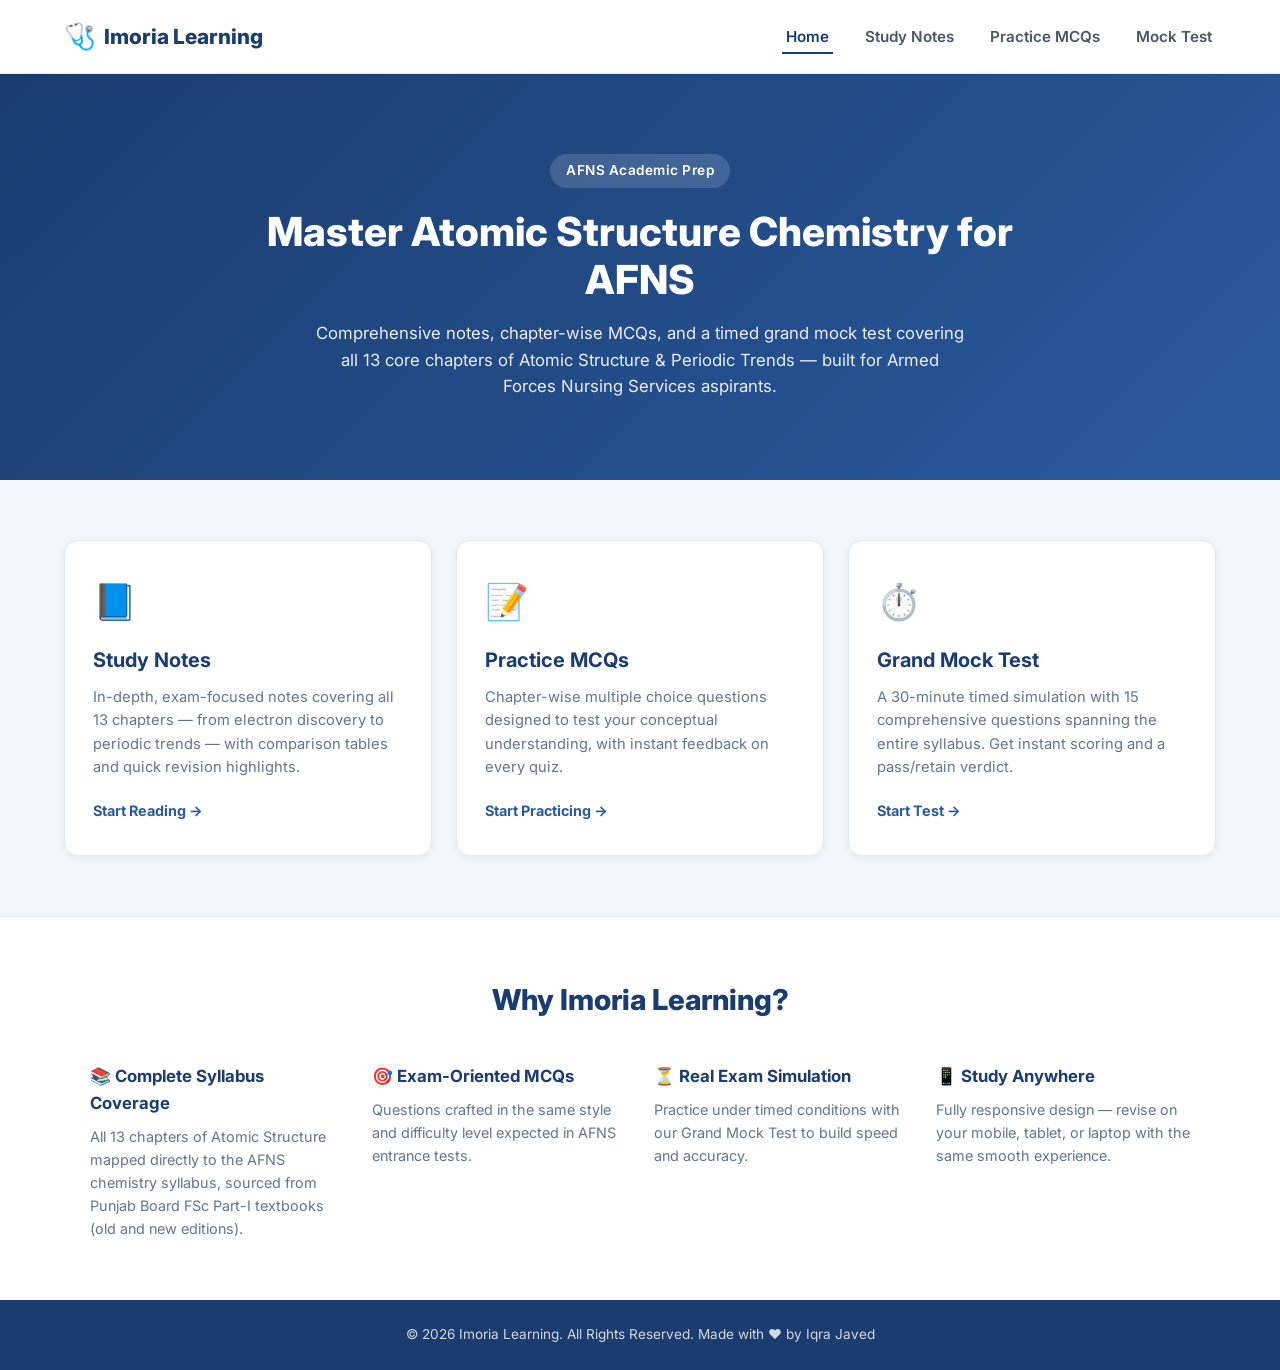
<file: index.html>
<!DOCTYPE html>
<html lang="en">
<head>
<meta charset="UTF-8">
<meta name="viewport" content="width=device-width, initial-scale=1.0">
<title>Imoria Learning | AFNS Chemistry Prep</title>
<link rel="preconnect" href="https://fonts.googleapis.com">
<link href="https://fonts.googleapis.com/css2?family=Inter:wght@400;500;600;700;800&display=swap" rel="stylesheet">
<link rel="stylesheet" href="style.css">
</head>
<body>

<header class="site-header">
    <div class="header-container">
        <a href="index.html" class="logo">
            <span class="logo-icon">🩺</span>
            <span class="logo-text">Imoria Learning</span>
        </a>
        <nav class="main-nav">
            <ul>
                <li><a href="index.html" class="active">Home</a></li>
                <li><a href="chemistry-notes.html">Study Notes</a></li>
                <li><a href="mcqs.html">Practice MCQs</a></li>
                <li><a href="practice-test.html">Mock Test</a></li>
            </ul>
        </nav>
    </div>
</header>

<main>
    <section class="hero">
        <div class="hero-container">
            <span class="badge">AFNS Academic Prep</span>
            <h1>Master Atomic Structure Chemistry for AFNS</h1>
            <p class="hero-subtitle">Comprehensive notes, chapter-wise MCQs, and a timed grand mock test covering all 13 core chapters of Atomic Structure & Periodic Trends — built for Armed Forces Nursing Services aspirants.</p>
        </div>
    </section>

    <section class="cards-section">
        <div class="cards-grid">

            <a href="chemistry-notes.html" class="dashboard-card">
                <div class="card-icon">📘</div>
                <h2>Study Notes</h2>
                <p>In-depth, exam-focused notes covering all 13 chapters — from electron discovery to periodic trends — with comparison tables and quick revision highlights.</p>
                <span class="card-link">Start Reading &rarr;</span>
            </a>

            <a href="mcqs.html" class="dashboard-card">
                <div class="card-icon">📝</div>
                <h2>Practice MCQs</h2>
                <p>Chapter-wise multiple choice questions designed to test your conceptual understanding, with instant feedback on every quiz.</p>
                <span class="card-link">Start Practicing &rarr;</span>
            </a>

            <a href="practice-test.html" class="dashboard-card">
                <div class="card-icon">⏱️</div>
                <h2>Grand Mock Test</h2>
                <p>A 30-minute timed simulation with 15 comprehensive questions spanning the entire syllabus. Get instant scoring and a pass/retain verdict.</p>
                <span class="card-link">Start Test &rarr;</span>
            </a>

        </div>
    </section>

    <section class="info-section">
        <div class="info-container">
            <h2>Why Imoria Learning?</h2>
            <div class="info-grid">
                <div class="info-item">
                    <h3>📚 Complete Syllabus Coverage</h3>
                    <p>All 13 chapters of Atomic Structure mapped directly to the AFNS chemistry syllabus, sourced from Punjab Board FSc Part-I textbooks (old and new editions).</p>
                </div>
                <div class="info-item">
                    <h3>🎯 Exam-Oriented MCQs</h3>
                    <p>Questions crafted in the same style and difficulty level expected in AFNS entrance tests.</p>
                </div>
                <div class="info-item">
                    <h3>⏳ Real Exam Simulation</h3>
                    <p>Practice under timed conditions with our Grand Mock Test to build speed and accuracy.</p>
                </div>
                <div class="info-item">
                    <h3>📱 Study Anywhere</h3>
                    <p>Fully responsive design — revise on your mobile, tablet, or laptop with the same smooth experience.</p>
                </div>
            </div>
        </div>
    </section>
</main>

<footer class="site-footer">
    <div class="footer-container">
        <p>&copy; 2026 Imoria Learning. All Rights Reserved. Made with ♥ by Iqra Javed</p>
    </div>
</footer>

</body>
</html>
</file>
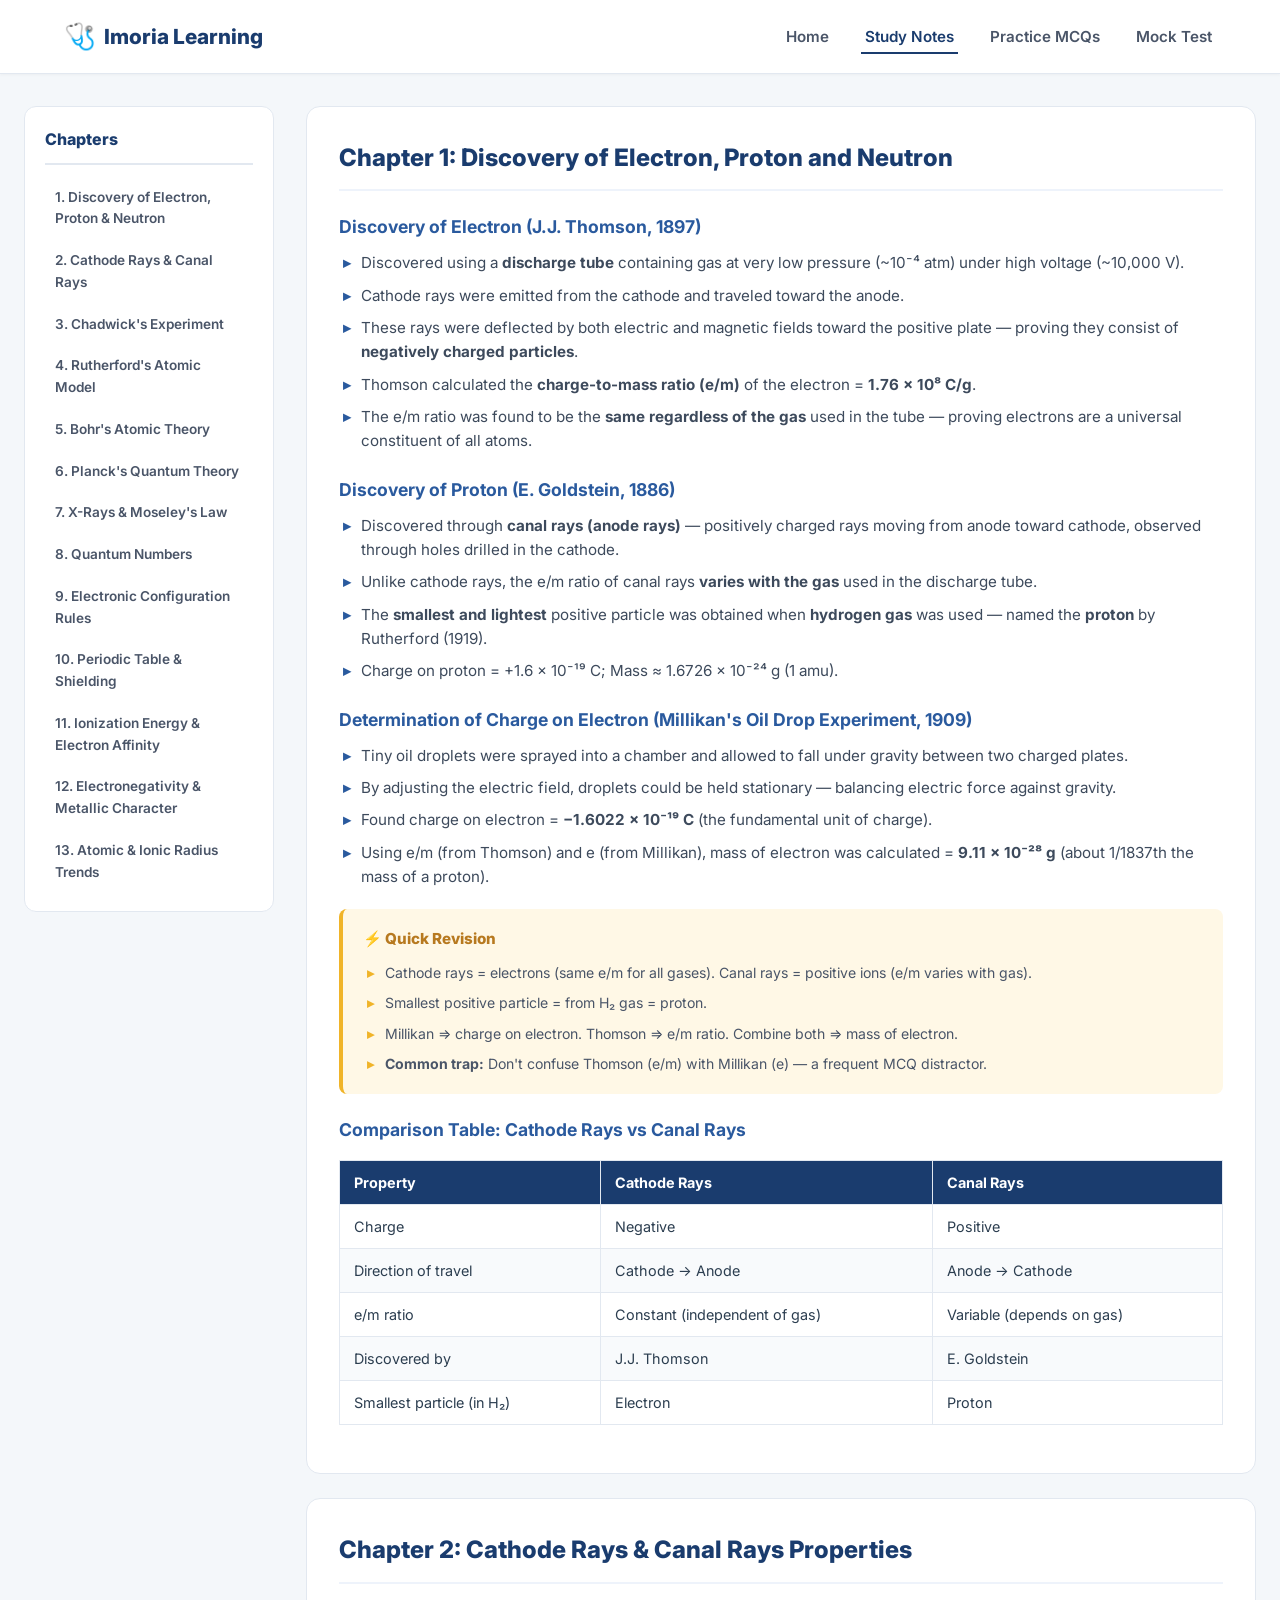
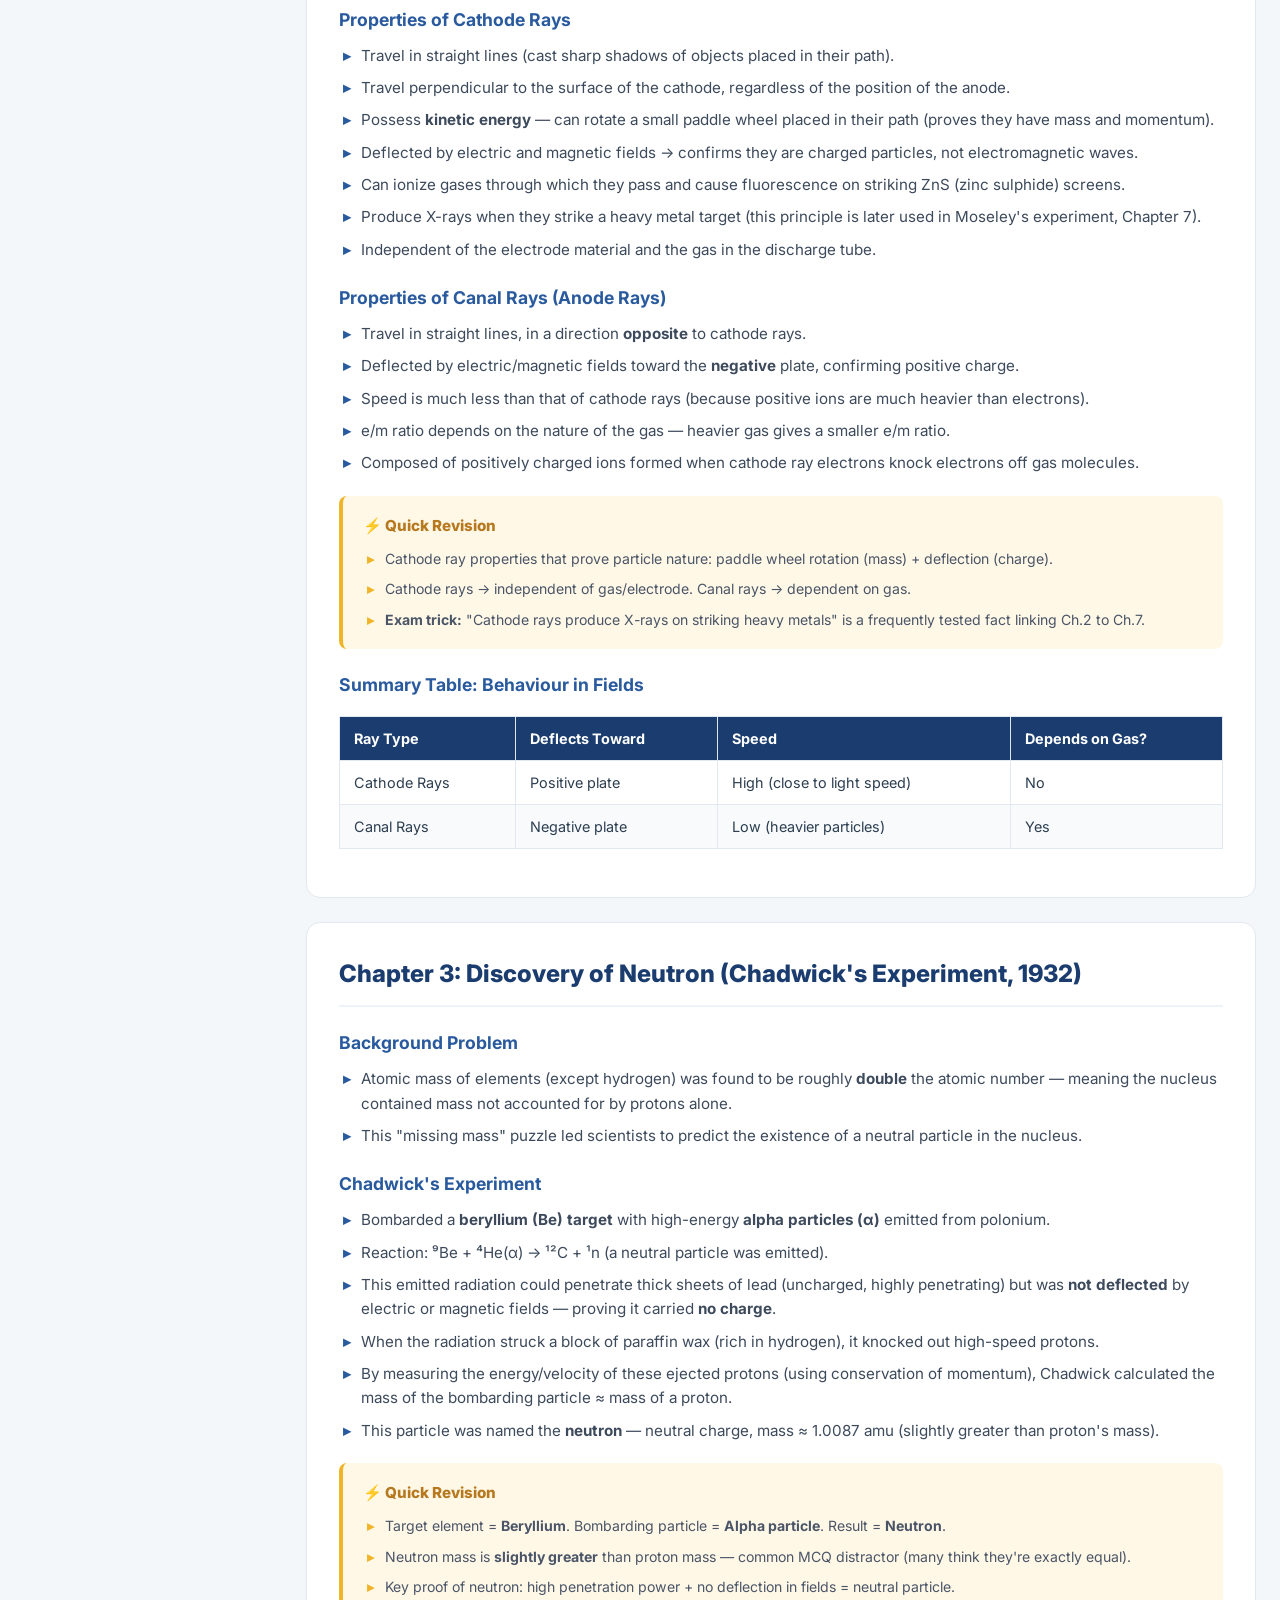
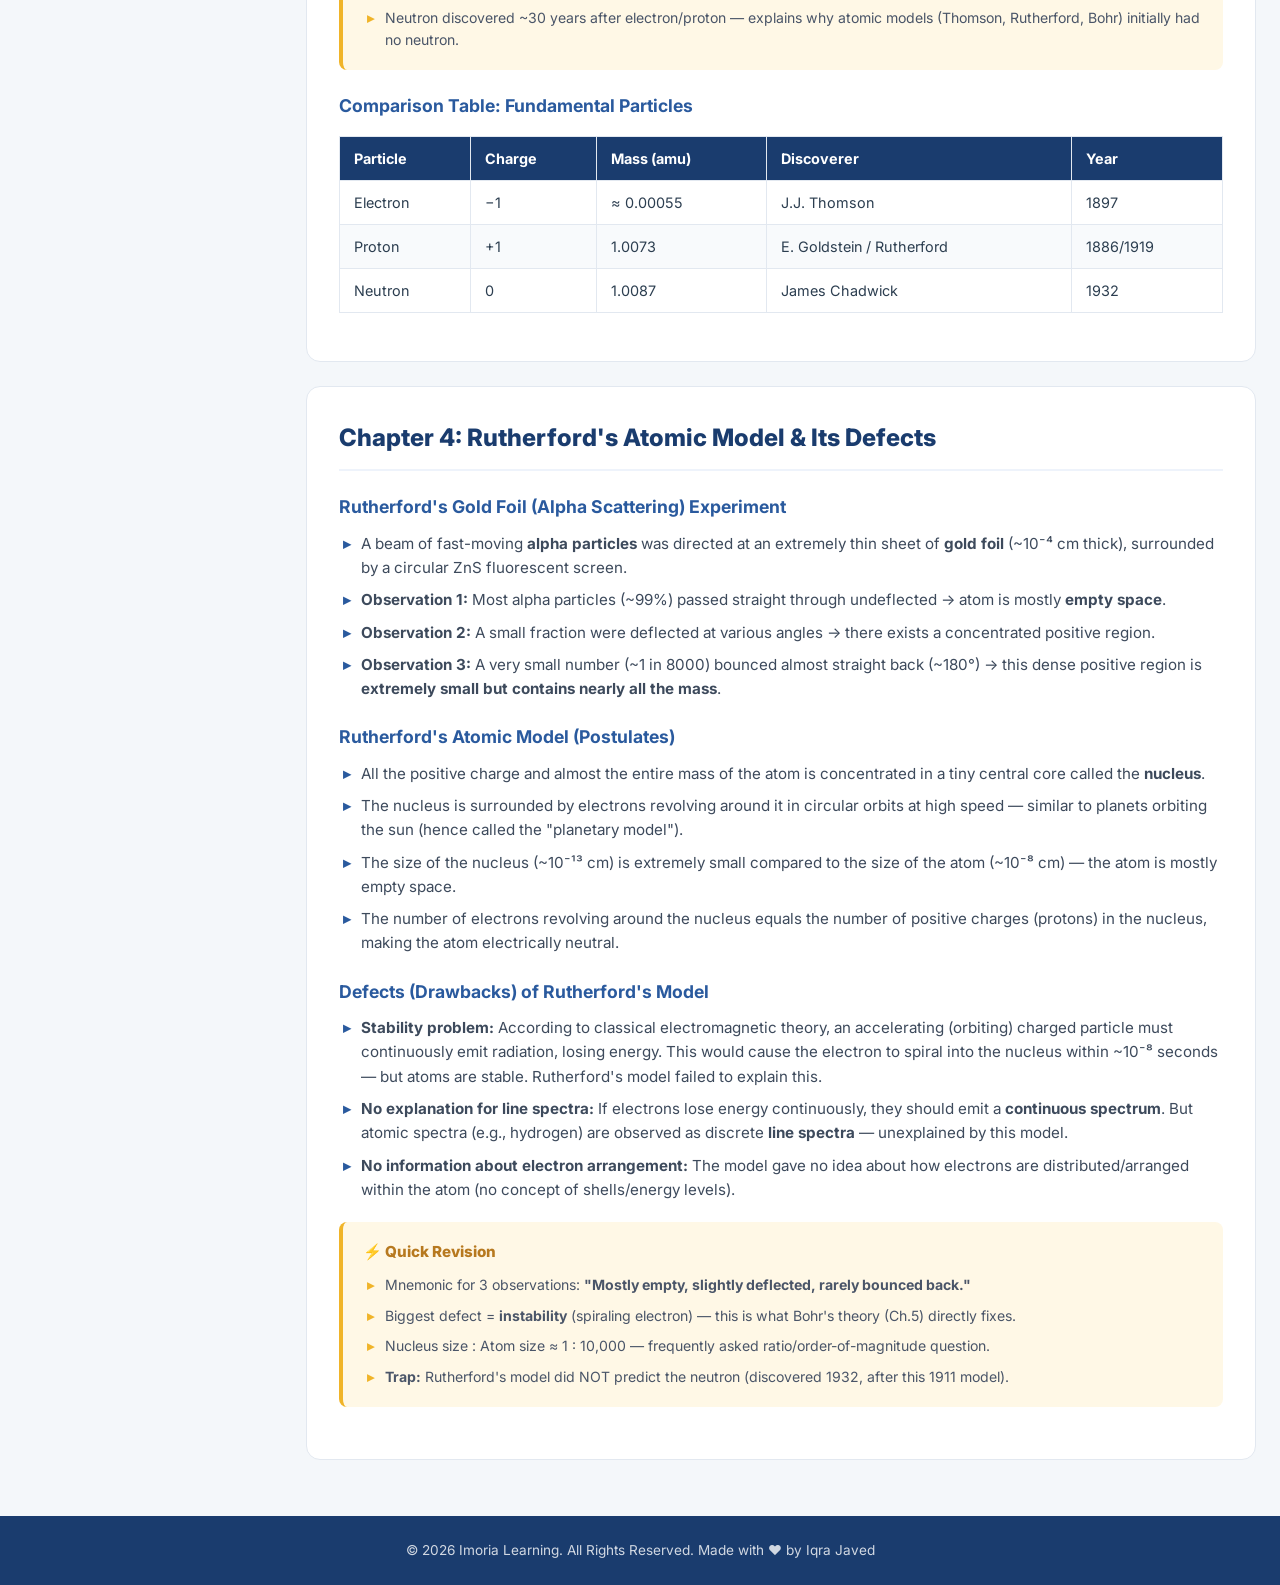
<file: chap1-4chemistry-notes.html>
<!DOCTYPE html>
<html lang="en">
<head>
<meta charset="UTF-8">
<meta name="viewport" content="width=device-width, initial-scale=1.0">
<title>Study Notes | Imoria Learning</title>
<link rel="preconnect" href="https://fonts.googleapis.com">
<link href="https://fonts.googleapis.com/css2?family=Inter:wght@400;500;600;700;800&display=swap" rel="stylesheet">
<link rel="stylesheet" href="style.css">
</head>
<body>

<header class="site-header">
    <div class="header-container">
        <a href="index.html" class="logo">
            <span class="logo-icon">🩺</span>
            <span class="logo-text">Imoria Learning</span>
        </a>
        <nav class="main-nav">
            <ul>
                <li><a href="index.html">Home</a></li>
                <li><a href="chemistry-notes.html" class="active">Study Notes</a></li>
                <li><a href="mcqs.html">Practice MCQs</a></li>
                <li><a href="practice-test.html">Mock Test</a></li>
            </ul>
        </nav>
    </div>
</header>

<main class="notes-layout">

    <aside class="notes-sidebar">
        <h3>Chapters</h3>
        <ul>
            <li><a href="#chapter-1">1. Discovery of Electron, Proton & Neutron</a></li>
            <li><a href="#chapter-2">2. Cathode Rays & Canal Rays</a></li>
            <li><a href="#chapter-3">3. Chadwick's Experiment</a></li>
            <li><a href="#chapter-4">4. Rutherford's Atomic Model</a></li>
            <li><a href="#chapter-5">5. Bohr's Atomic Theory</a></li>
            <li><a href="#chapter-6">6. Planck's Quantum Theory</a></li>
            <li><a href="#chapter-7">7. X-Rays & Moseley's Law</a></li>
            <li><a href="#chapter-8">8. Quantum Numbers</a></li>
            <li><a href="#chapter-9">9. Electronic Configuration Rules</a></li>
            <li><a href="#chapter-10">10. Periodic Table & Shielding</a></li>
            <li><a href="#chapter-11">11. Ionization Energy & Electron Affinity</a></li>
            <li><a href="#chapter-12">12. Electronegativity & Metallic Character</a></li>
            <li><a href="#chapter-13">13. Atomic & Ionic Radius Trends</a></li>
        </ul>
    </aside>

    <div class="notes-content">

        <!-- CHAPTER 1 -->
        <section id="chapter-1" class="chapter-block">
            <h2>Chapter 1: Discovery of Electron, Proton and Neutron</h2>

            <h3>Discovery of Electron (J.J. Thomson, 1897)</h3>
            <ul>
                <li>Discovered using a <strong>discharge tube</strong> containing gas at very low pressure (~10⁻⁴ atm) under high voltage (~10,000 V).</li>
                <li>Cathode rays were emitted from the cathode and traveled toward the anode.</li>
                <li>These rays were deflected by both electric and magnetic fields toward the positive plate — proving they consist of <strong>negatively charged particles</strong>.</li>
                <li>Thomson calculated the <strong>charge-to-mass ratio (e/m)</strong> of the electron = <strong>1.76 × 10⁸ C/g</strong>.</li>
                <li>The e/m ratio was found to be the <strong>same regardless of the gas</strong> used in the tube — proving electrons are a universal constituent of all atoms.</li>
            </ul>

            <h3>Discovery of Proton (E. Goldstein, 1886)</h3>
            <ul>
                <li>Discovered through <strong>canal rays (anode rays)</strong> — positively charged rays moving from anode toward cathode, observed through holes drilled in the cathode.</li>
                <li>Unlike cathode rays, the e/m ratio of canal rays <strong>varies with the gas</strong> used in the discharge tube.</li>
                <li>The <strong>smallest and lightest</strong> positive particle was obtained when <strong>hydrogen gas</strong> was used — named the <strong>proton</strong> by Rutherford (1919).</li>
                <li>Charge on proton = +1.6 × 10⁻¹⁹ C; Mass ≈ 1.6726 × 10⁻²⁴ g (1 amu).</li>
            </ul>

            <h3>Determination of Charge on Electron (Millikan's Oil Drop Experiment, 1909)</h3>
            <ul>
                <li>Tiny oil droplets were sprayed into a chamber and allowed to fall under gravity between two charged plates.</li>
                <li>By adjusting the electric field, droplets could be held stationary — balancing electric force against gravity.</li>
                <li>Found charge on electron = <strong>−1.6022 × 10⁻¹⁹ C</strong> (the fundamental unit of charge).</li>
                <li>Using e/m (from Thomson) and e (from Millikan), mass of electron was calculated = <strong>9.11 × 10⁻²⁸ g</strong> (about 1/1837th the mass of a proton).</li>
            </ul>

            <div class="quick-revision-box">
                <h4>⚡ Quick Revision</h4>
                <ul>
                    <li>Cathode rays = electrons (same e/m for all gases). Canal rays = positive ions (e/m varies with gas).</li>
                    <li>Smallest positive particle = from H₂ gas = proton.</li>
                    <li>Millikan ⇒ charge on electron. Thomson ⇒ e/m ratio. Combine both ⇒ mass of electron.</li>
                    <li><strong>Common trap:</strong> Don't confuse Thomson (e/m) with Millikan (e) — a frequent MCQ distractor.</li>
                </ul>
            </div>

            <h3>Comparison Table: Cathode Rays vs Canal Rays</h3>
            <table>
                <thead>
                    <tr>
                        <th>Property</th>
                        <th>Cathode Rays</th>
                        <th>Canal Rays</th>
                    </tr>
                </thead>
                <tbody>
                    <tr>
                        <td>Charge</td>
                        <td>Negative</td>
                        <td>Positive</td>
                    </tr>
                    <tr>
                        <td>Direction of travel</td>
                        <td>Cathode → Anode</td>
                        <td>Anode → Cathode</td>
                    </tr>
                    <tr>
                        <td>e/m ratio</td>
                        <td>Constant (independent of gas)</td>
                        <td>Variable (depends on gas)</td>
                    </tr>
                    <tr>
                        <td>Discovered by</td>
                        <td>J.J. Thomson</td>
                        <td>E. Goldstein</td>
                    </tr>
                    <tr>
                        <td>Smallest particle (in H₂)</td>
                        <td>Electron</td>
                        <td>Proton</td>
                    </tr>
                </tbody>
            </table>
        </section>

        <!-- CHAPTER 2 -->
        <section id="chapter-2" class="chapter-block">
            <h2>Chapter 2: Cathode Rays & Canal Rays Properties</h2>

            <h3>Properties of Cathode Rays</h3>
            <ul>
                <li>Travel in straight lines (cast sharp shadows of objects placed in their path).</li>
                <li>Travel perpendicular to the surface of the cathode, regardless of the position of the anode.</li>
                <li>Possess <strong>kinetic energy</strong> — can rotate a small paddle wheel placed in their path (proves they have mass and momentum).</li>
                <li>Deflected by electric and magnetic fields → confirms they are charged particles, not electromagnetic waves.</li>
                <li>Can ionize gases through which they pass and cause fluorescence on striking ZnS (zinc sulphide) screens.</li>
                <li>Produce X-rays when they strike a heavy metal target (this principle is later used in Moseley's experiment, Chapter 7).</li>
                <li>Independent of the electrode material and the gas in the discharge tube.</li>
            </ul>

            <h3>Properties of Canal Rays (Anode Rays)</h3>
            <ul>
                <li>Travel in straight lines, in a direction <strong>opposite</strong> to cathode rays.</li>
                <li>Deflected by electric/magnetic fields toward the <strong>negative</strong> plate, confirming positive charge.</li>
                <li>Speed is much less than that of cathode rays (because positive ions are much heavier than electrons).</li>
                <li>e/m ratio depends on the nature of the gas — heavier gas gives a smaller e/m ratio.</li>
                <li>Composed of positively charged ions formed when cathode ray electrons knock electrons off gas molecules.</li>
            </ul>

            <div class="quick-revision-box">
                <h4>⚡ Quick Revision</h4>
                <ul>
                    <li>Cathode ray properties that prove particle nature: paddle wheel rotation (mass) + deflection (charge).</li>
                    <li>Cathode rays → independent of gas/electrode. Canal rays → dependent on gas.</li>
                    <li><strong>Exam trick:</strong> "Cathode rays produce X-rays on striking heavy metals" is a frequently tested fact linking Ch.2 to Ch.7.</li>
                </ul>
            </div>

            <h3>Summary Table: Behaviour in Fields</h3>
            <table>
                <thead>
                    <tr>
                        <th>Ray Type</th>
                        <th>Deflects Toward</th>
                        <th>Speed</th>
                        <th>Depends on Gas?</th>
                    </tr>
                </thead>
                <tbody>
                    <tr>
                        <td>Cathode Rays</td>
                        <td>Positive plate</td>
                        <td>High (close to light speed)</td>
                        <td>No</td>
                    </tr>
                    <tr>
                        <td>Canal Rays</td>
                        <td>Negative plate</td>
                        <td>Low (heavier particles)</td>
                        <td>Yes</td>
                    </tr>
                </tbody>
            </table>
        </section>

        <!-- CHAPTER 3 -->
        <section id="chapter-3" class="chapter-block">
            <h2>Chapter 3: Discovery of Neutron (Chadwick's Experiment, 1932)</h2>

            <h3>Background Problem</h3>
            <ul>
                <li>Atomic mass of elements (except hydrogen) was found to be roughly <strong>double</strong> the atomic number — meaning the nucleus contained mass not accounted for by protons alone.</li>
                <li>This "missing mass" puzzle led scientists to predict the existence of a neutral particle in the nucleus.</li>
            </ul>

            <h3>Chadwick's Experiment</h3>
            <ul>
                <li>Bombarded a <strong>beryllium (Be) target</strong> with high-energy <strong>alpha particles (α)</strong> emitted from polonium.</li>
                <li>Reaction: ⁹Be + ⁴He(α) → ¹²C + ¹n (a neutral particle was emitted).</li>
                <li>This emitted radiation could penetrate thick sheets of lead (uncharged, highly penetrating) but was <strong>not deflected</strong> by electric or magnetic fields — proving it carried <strong>no charge</strong>.</li>
                <li>When the radiation struck a block of paraffin wax (rich in hydrogen), it knocked out high-speed protons.</li>
                <li>By measuring the energy/velocity of these ejected protons (using conservation of momentum), Chadwick calculated the mass of the bombarding particle ≈ mass of a proton.</li>
                <li>This particle was named the <strong>neutron</strong> — neutral charge, mass ≈ 1.0087 amu (slightly greater than proton's mass).</li>
            </ul>

            <div class="quick-revision-box">
                <h4>⚡ Quick Revision</h4>
                <ul>
                    <li>Target element = <strong>Beryllium</strong>. Bombarding particle = <strong>Alpha particle</strong>. Result = <strong>Neutron</strong>.</li>
                    <li>Neutron mass is <strong>slightly greater</strong> than proton mass — common MCQ distractor (many think they're exactly equal).</li>
                    <li>Key proof of neutron: high penetration power + no deflection in fields = neutral particle.</li>
                    <li>Neutron discovered ~30 years after electron/proton — explains why atomic models (Thomson, Rutherford, Bohr) initially had no neutron.</li>
                </ul>
            </div>

            <h3>Comparison Table: Fundamental Particles</h3>
            <table>
                <thead>
                    <tr>
                        <th>Particle</th>
                        <th>Charge</th>
                        <th>Mass (amu)</th>
                        <th>Discoverer</th>
                        <th>Year</th>
                    </tr>
                </thead>
                <tbody>
                    <tr>
                        <td>Electron</td>
                        <td>−1</td>
                        <td>≈ 0.00055</td>
                        <td>J.J. Thomson</td>
                        <td>1897</td>
                    </tr>
                    <tr>
                        <td>Proton</td>
                        <td>+1</td>
                        <td>1.0073</td>
                        <td>E. Goldstein / Rutherford</td>
                        <td>1886/1919</td>
                    </tr>
                    <tr>
                        <td>Neutron</td>
                        <td>0</td>
                        <td>1.0087</td>
                        <td>James Chadwick</td>
                        <td>1932</td>
                    </tr>
                </tbody>
            </table>
        </section>

        <!-- CHAPTER 4 -->
        <section id="chapter-4" class="chapter-block">
            <h2>Chapter 4: Rutherford's Atomic Model & Its Defects</h2>

            <h3>Rutherford's Gold Foil (Alpha Scattering) Experiment</h3>
            <ul>
                <li>A beam of fast-moving <strong>alpha particles</strong> was directed at an extremely thin sheet of <strong>gold foil</strong> (~10⁻⁴ cm thick), surrounded by a circular ZnS fluorescent screen.</li>
                <li><strong>Observation 1:</strong> Most alpha particles (~99%) passed straight through undeflected → atom is mostly <strong>empty space</strong>.</li>
                <li><strong>Observation 2:</strong> A small fraction were deflected at various angles → there exists a concentrated positive region.</li>
                <li><strong>Observation 3:</strong> A very small number (~1 in 8000) bounced almost straight back (~180°) → this dense positive region is <strong>extremely small but contains nearly all the mass</strong>.</li>
            </ul>

            <h3>Rutherford's Atomic Model (Postulates)</h3>
            <ul>
                <li>All the positive charge and almost the entire mass of the atom is concentrated in a tiny central core called the <strong>nucleus</strong>.</li>
                <li>The nucleus is surrounded by electrons revolving around it in circular orbits at high speed — similar to planets orbiting the sun (hence called the "planetary model").</li>
                <li>The size of the nucleus (~10⁻¹³ cm) is extremely small compared to the size of the atom (~10⁻⁸ cm) — the atom is mostly empty space.</li>
                <li>The number of electrons revolving around the nucleus equals the number of positive charges (protons) in the nucleus, making the atom electrically neutral.</li>
            </ul>

            <h3>Defects (Drawbacks) of Rutherford's Model</h3>
            <ul>
                <li><strong>Stability problem:</strong> According to classical electromagnetic theory, an accelerating (orbiting) charged particle must continuously emit radiation, losing energy. This would cause the electron to spiral into the nucleus within ~10⁻⁸ seconds — but atoms are stable. Rutherford's model failed to explain this.</li>
                <li><strong>No explanation for line spectra:</strong> If electrons lose energy continuously, they should emit a <strong>continuous spectrum</strong>. But atomic spectra (e.g., hydrogen) are observed as discrete <strong>line spectra</strong> — unexplained by this model.</li>
                <li><strong>No information about electron arrangement:</strong> The model gave no idea about how electrons are distributed/arranged within the atom (no concept of shells/energy levels).</li>
            </ul>

            <div class="quick-revision-box">
                <h4>⚡ Quick Revision</h4>
                <ul>
                    <li>Mnemonic for 3 observations: <strong>"Mostly empty, slightly deflected, rarely bounced back."</strong></li>
                    <li>Biggest defect = <strong>instability</strong> (spiraling electron) — this is what Bohr's theory (Ch.5) directly fixes.</li>
                    <li>Nucleus size : Atom size ≈ 1 : 10,000 — frequently asked ratio/order-of-magnitude question.</li>
                    <li><strong>Trap:</strong> Rutherford's model did NOT predict the neutron (discovered 1932, after this 1911 model).</li>
                </ul>
            </div>
        </section>

    </div>
</main>

<footer class="site-footer">
    <div class="footer-container">
        <p>&copy; 2026 Imoria Learning. All Rights Reserved. Made with ♥ by Iqra Javed</p>
    </div>
</footer>

</body>
</html>
</file>
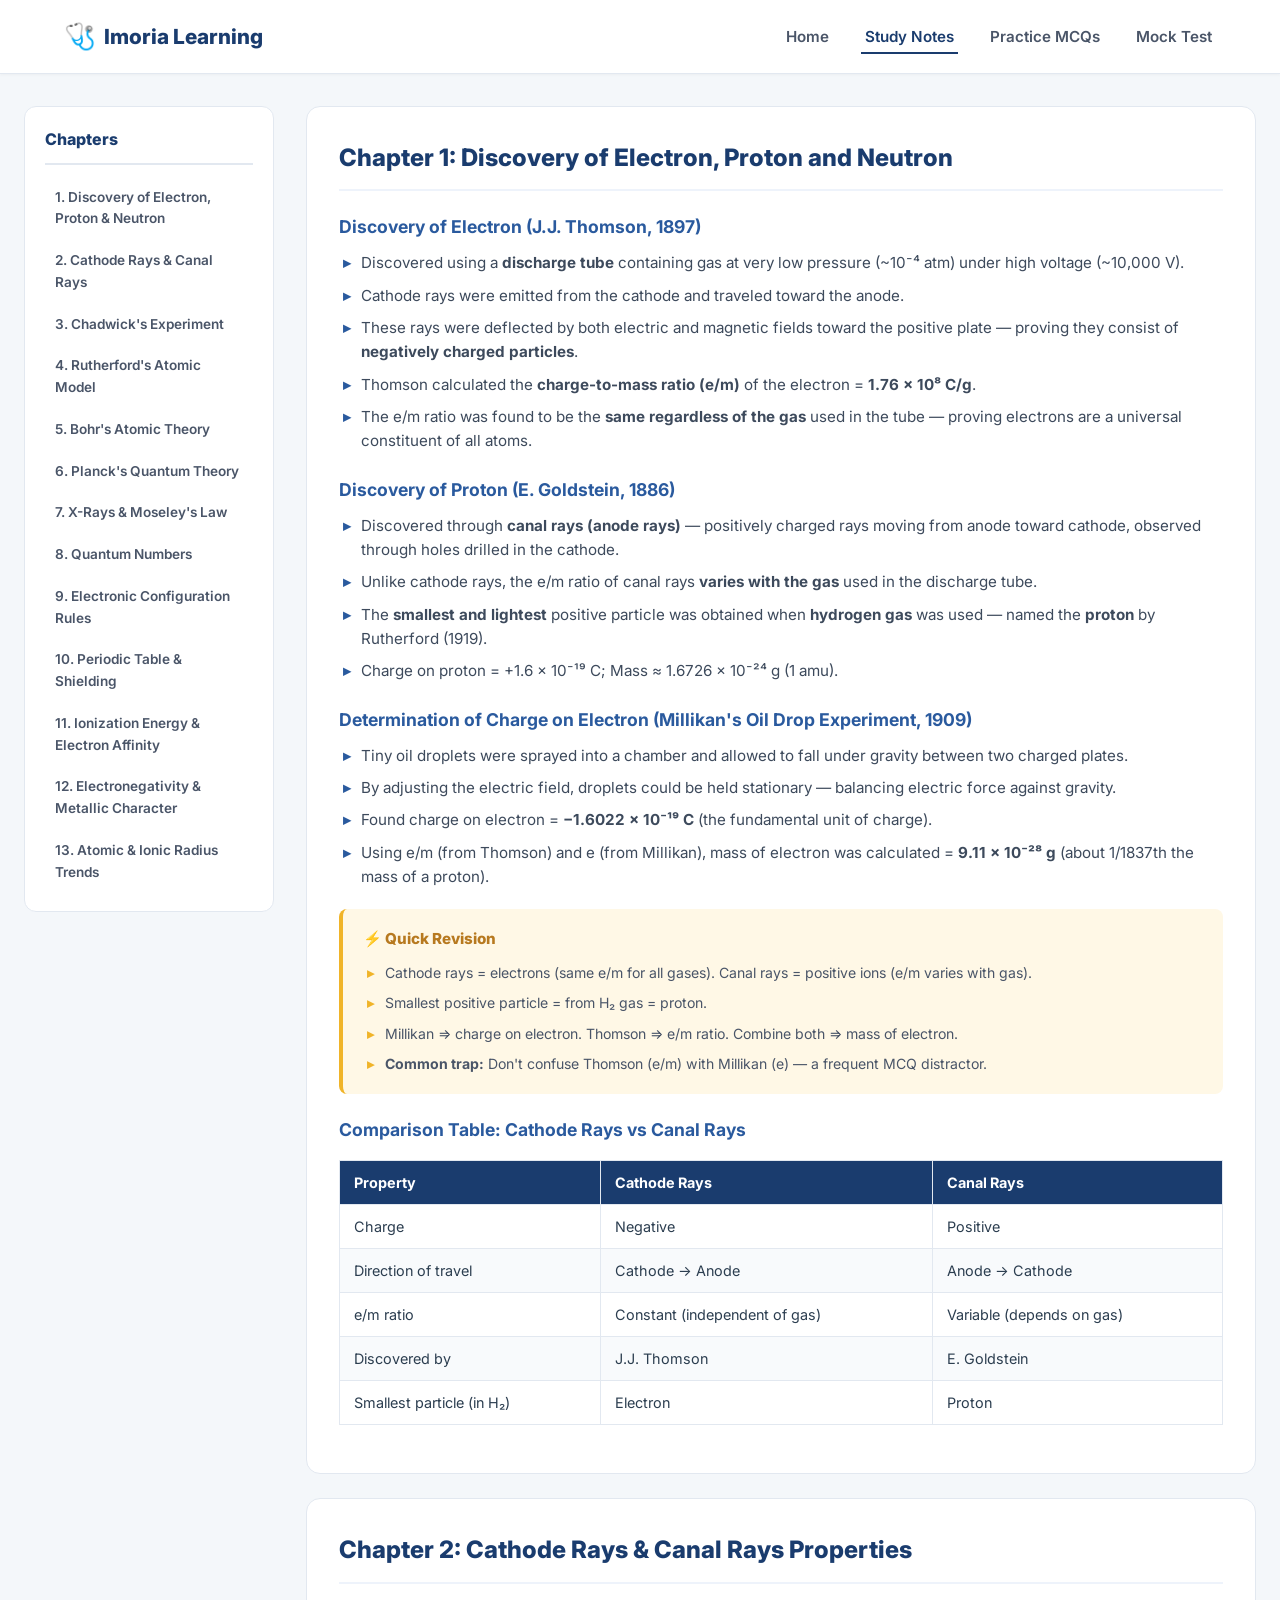
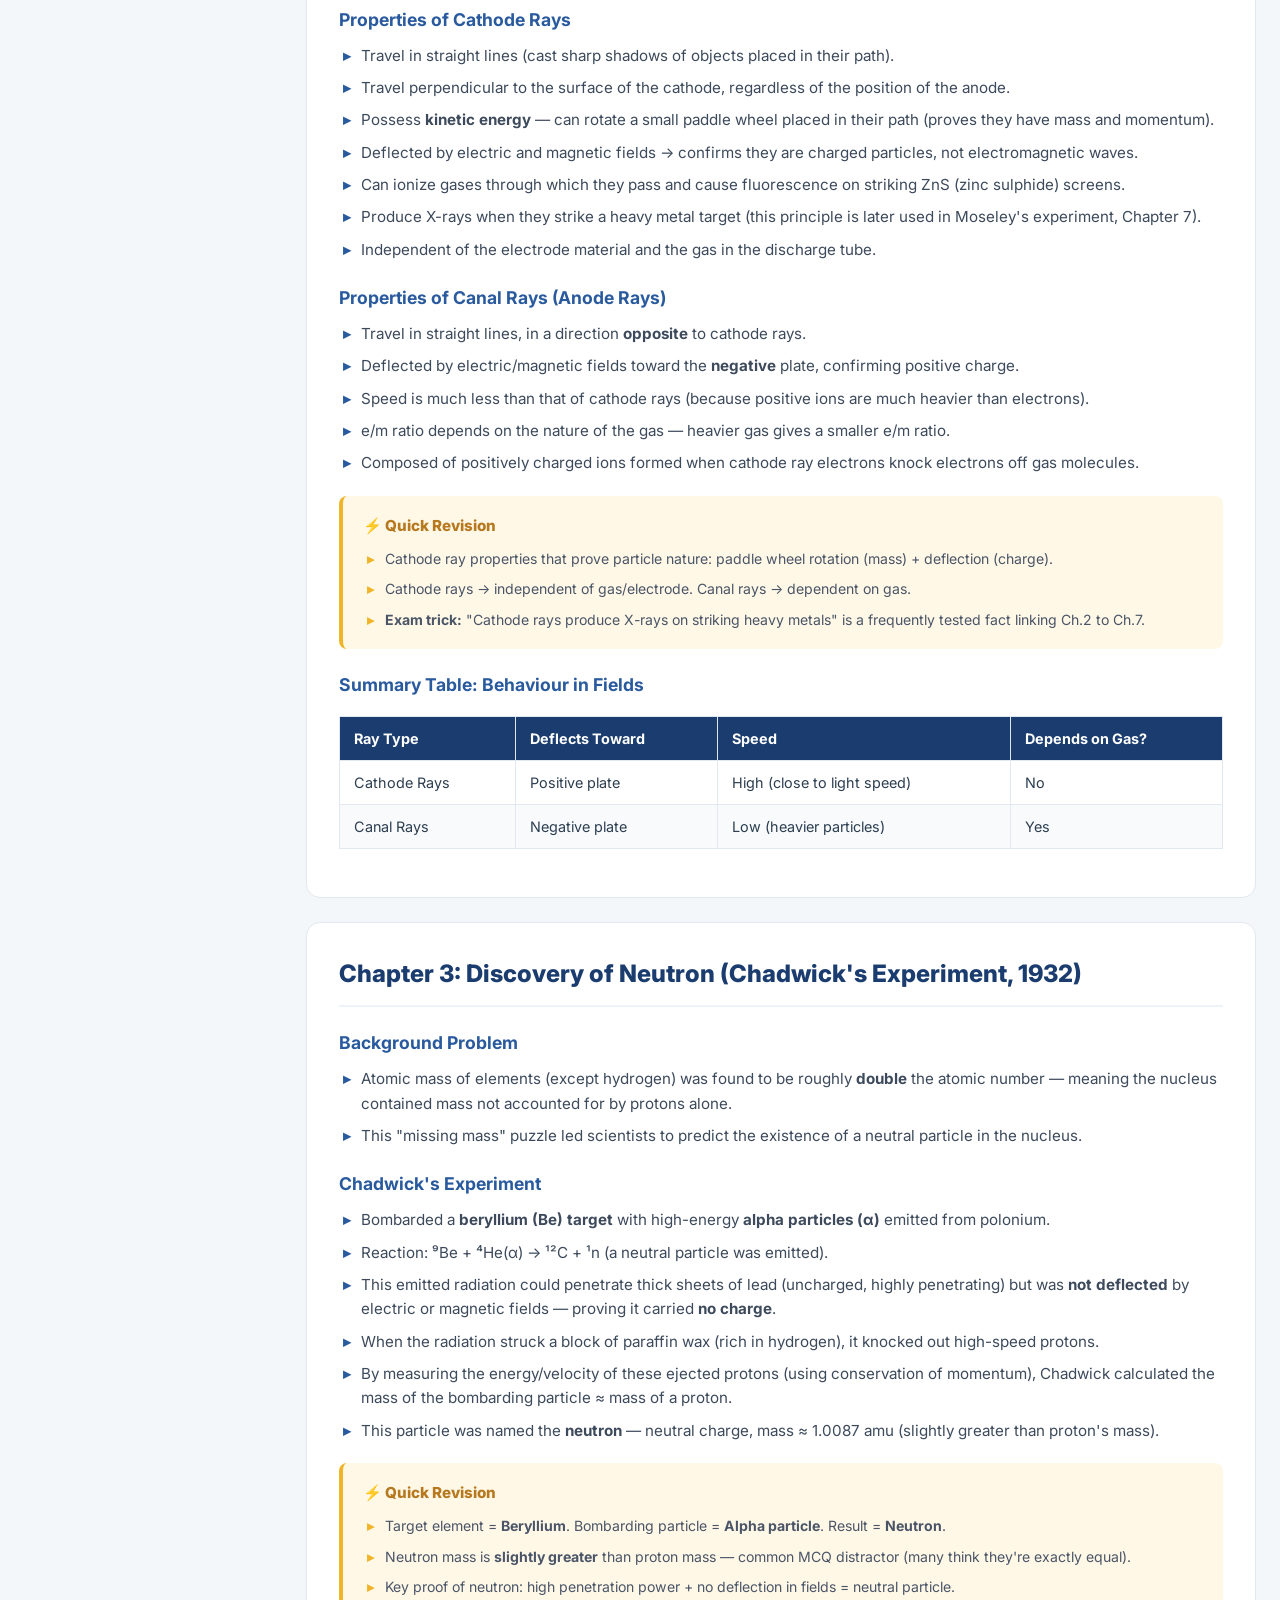
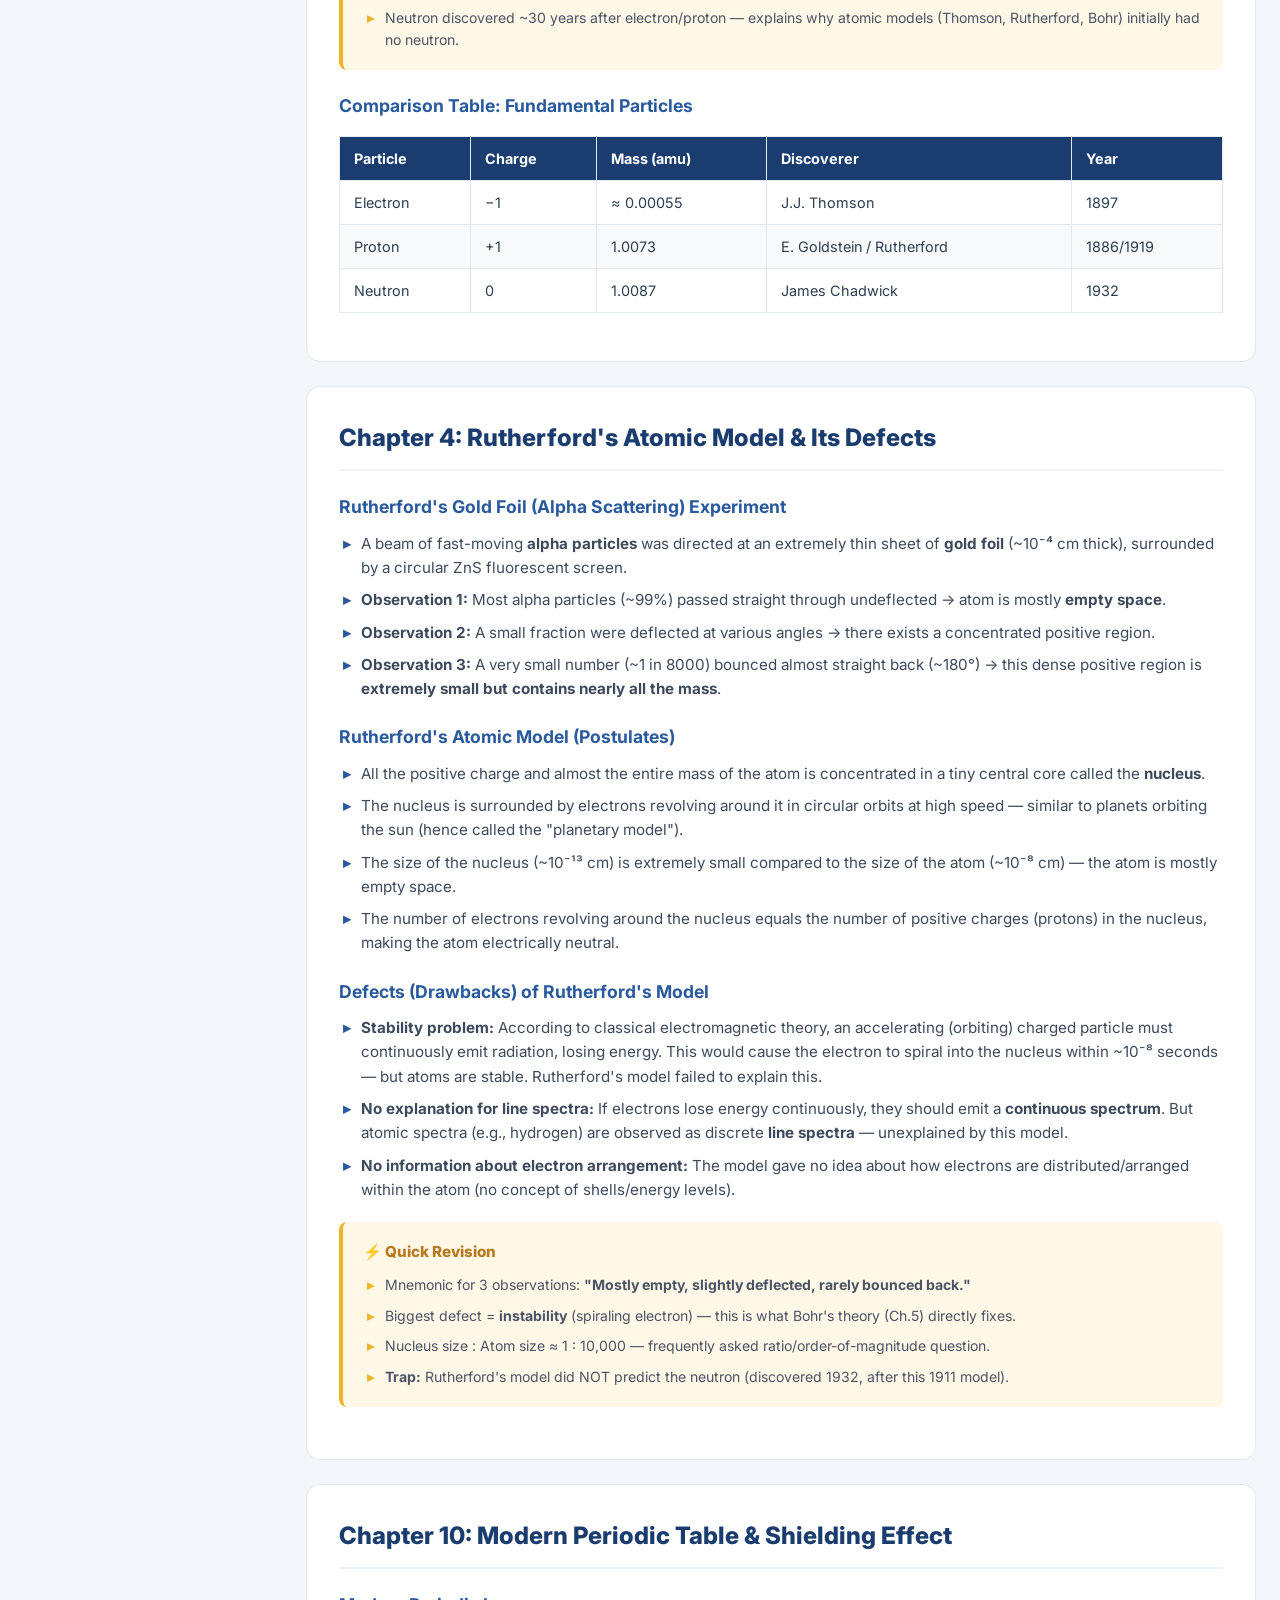
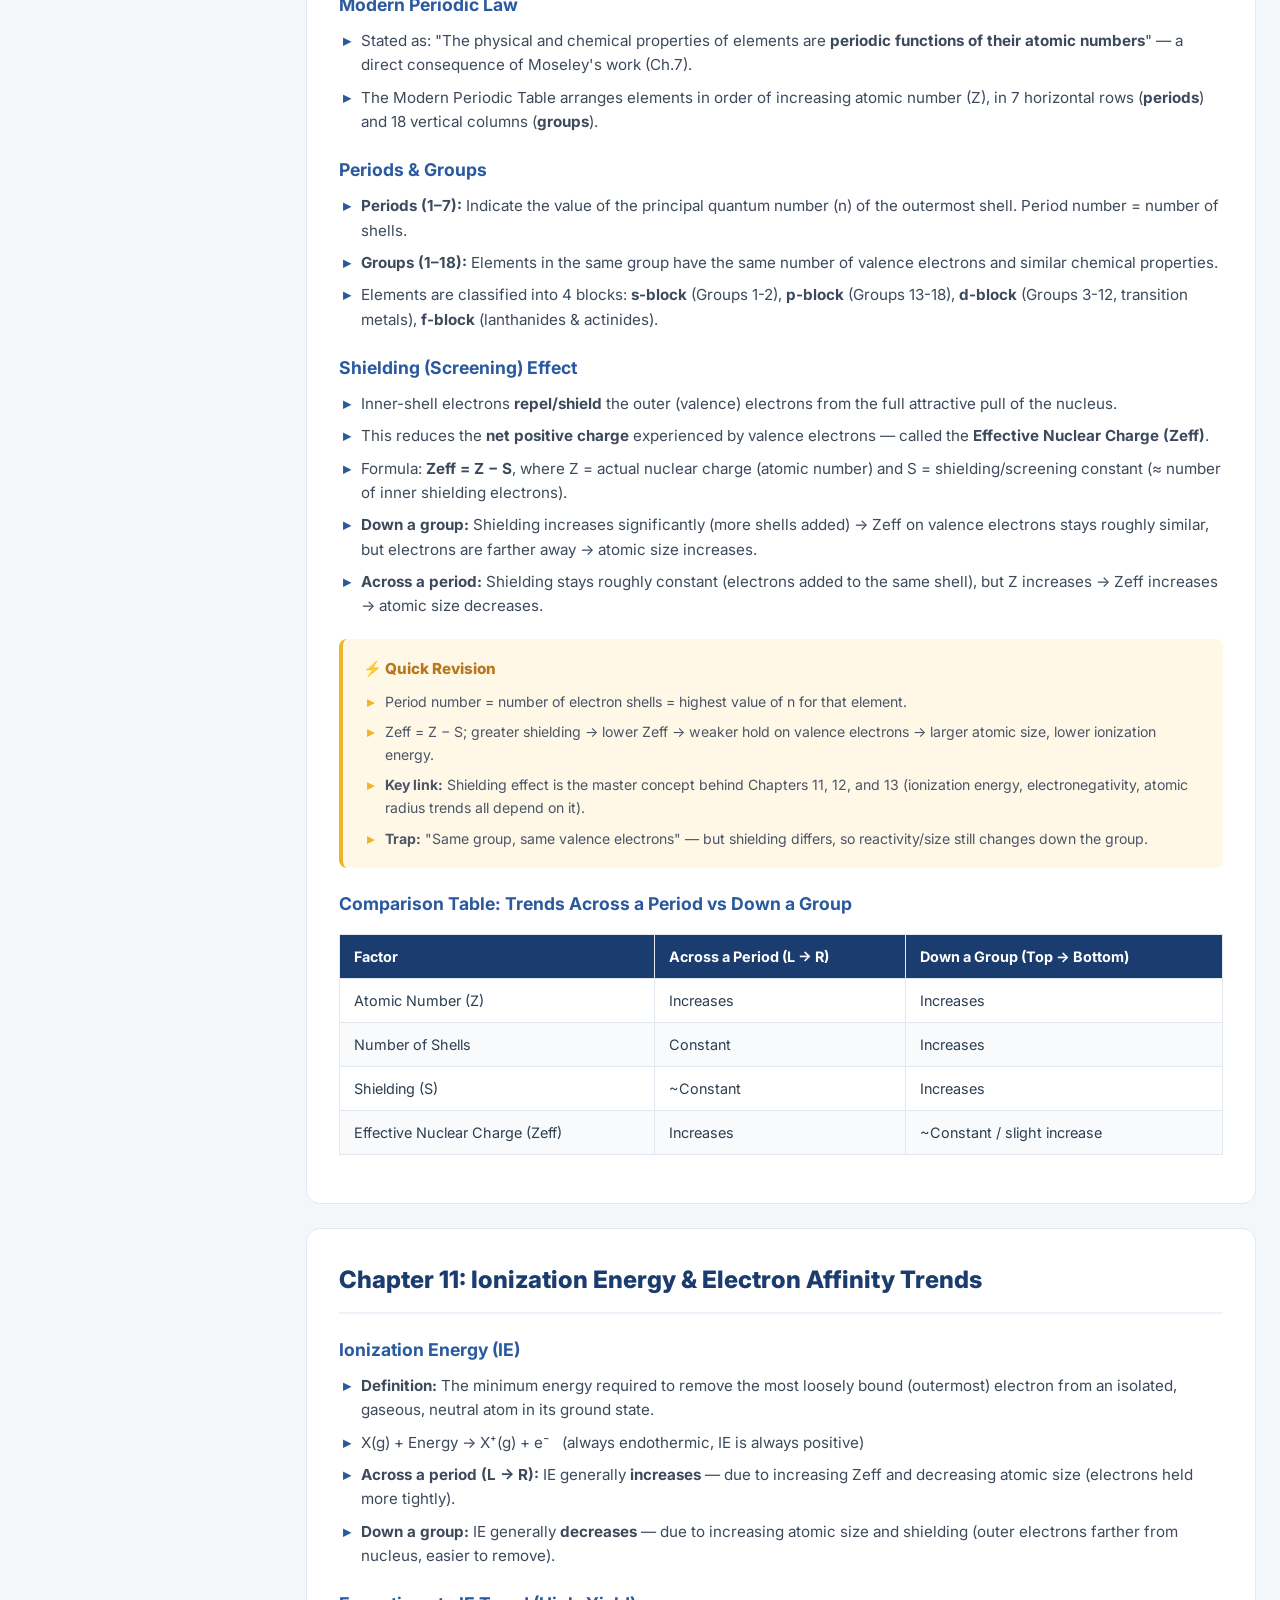
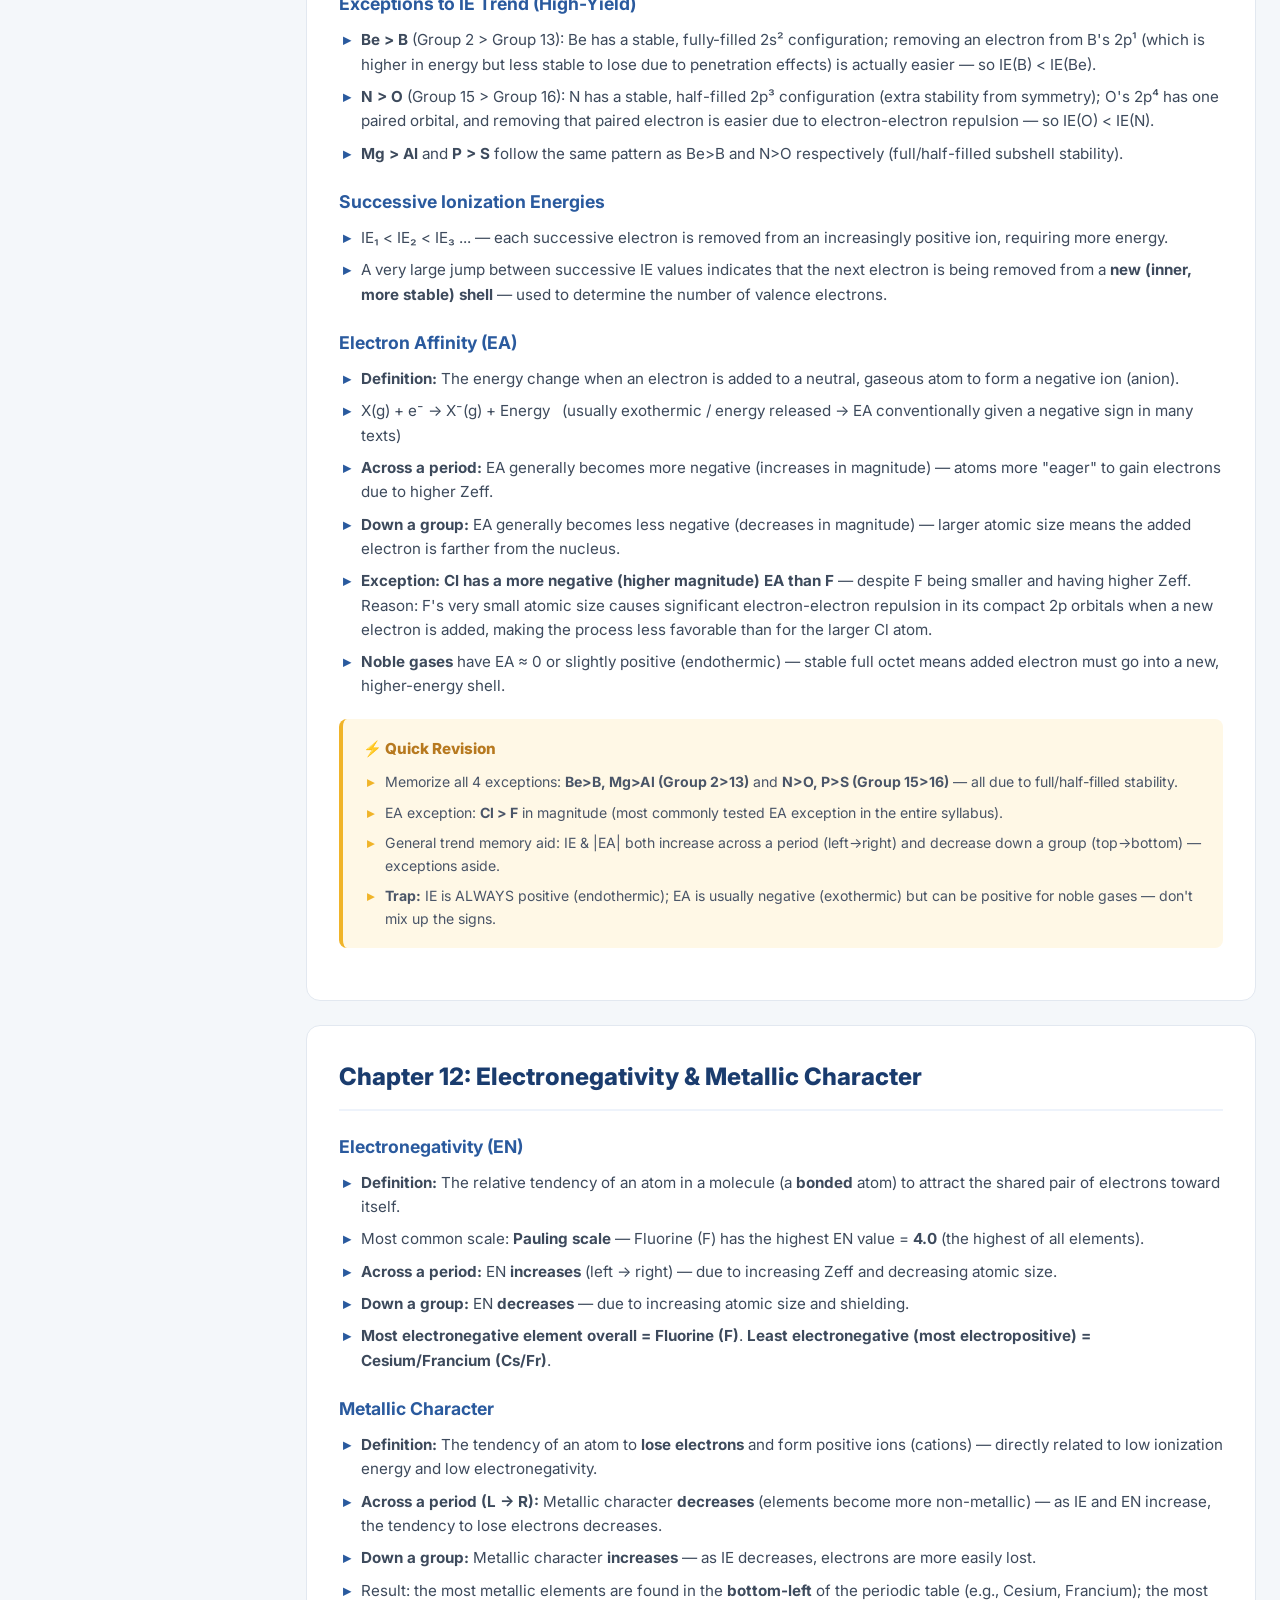
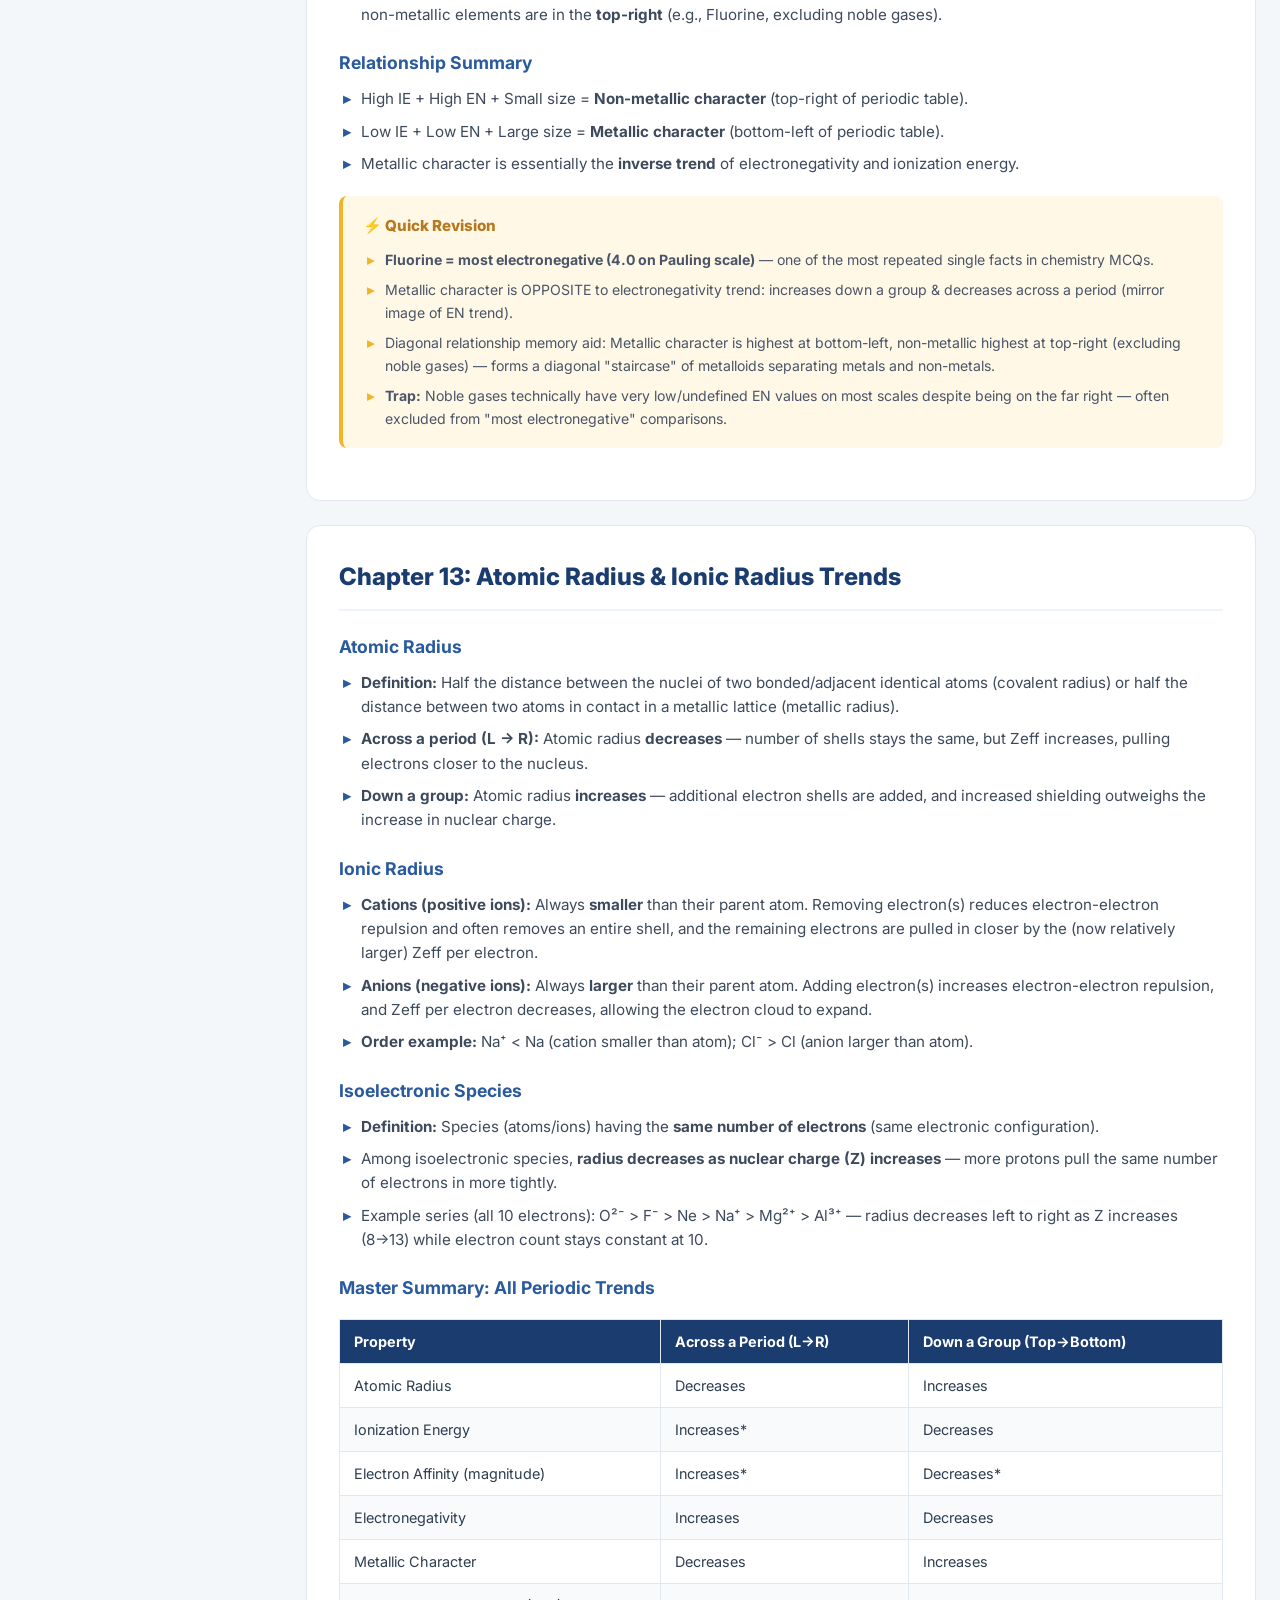
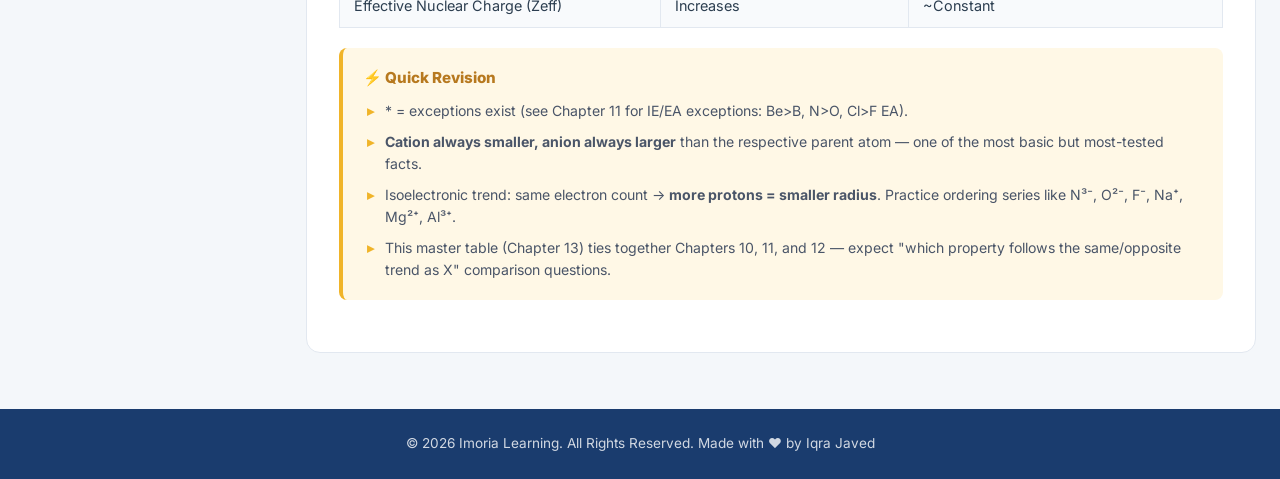
<file: chemistry-notes.html>
<!DOCTYPE html>
<html lang="en">
<head>
<meta charset="UTF-8">
<meta name="viewport" content="width=device-width, initial-scale=1.0">
<title>Study Notes | Imoria Learning</title>
<link rel="preconnect" href="https://fonts.googleapis.com">
<link href="https://fonts.googleapis.com/css2?family=Inter:wght@400;500;600;700;800&display=swap" rel="stylesheet">
<link rel="stylesheet" href="style.css">
</head>
<body>

<header class="site-header">
    <div class="header-container">
        <a href="index.html" class="logo">
            <span class="logo-icon">🩺</span>
            <span class="logo-text">Imoria Learning</span>
        </a>
        <nav class="main-nav">
            <ul>
                <li><a href="index.html">Home</a></li>
                <li><a href="chemistry-notes.html" class="active">Study Notes</a></li>
                <li><a href="mcqs.html">Practice MCQs</a></li>
                <li><a href="practice-test.html">Mock Test</a></li>
            </ul>
        </nav>
    </div>
</header>

<main class="notes-layout">

    <aside class="notes-sidebar">
        <h3>Chapters</h3>
        <ul>
            <li><a href="#chapter-1">1. Discovery of Electron, Proton & Neutron</a></li>
            <li><a href="#chapter-2">2. Cathode Rays & Canal Rays</a></li>
            <li><a href="#chapter-3">3. Chadwick's Experiment</a></li>
            <li><a href="#chapter-4">4. Rutherford's Atomic Model</a></li>
            <li><a href="#chapter-5">5. Bohr's Atomic Theory</a></li>
            <li><a href="#chapter-6">6. Planck's Quantum Theory</a></li>
            <li><a href="#chapter-7">7. X-Rays & Moseley's Law</a></li>
            <li><a href="#chapter-8">8. Quantum Numbers</a></li>
            <li><a href="#chapter-9">9. Electronic Configuration Rules</a></li>
            <li><a href="#chapter-10">10. Periodic Table & Shielding</a></li>
            <li><a href="#chapter-11">11. Ionization Energy & Electron Affinity</a></li>
            <li><a href="#chapter-12">12. Electronegativity & Metallic Character</a></li>
            <li><a href="#chapter-13">13. Atomic & Ionic Radius Trends</a></li>
        </ul>
    </aside>

    <div class="notes-content">

        <!-- CHAPTER 1 -->
        <section id="chapter-1" class="chapter-block">
            <h2>Chapter 1: Discovery of Electron, Proton and Neutron</h2>

            <h3>Discovery of Electron (J.J. Thomson, 1897)</h3>
            <ul>
                <li>Discovered using a <strong>discharge tube</strong> containing gas at very low pressure (~10⁻⁴ atm) under high voltage (~10,000 V).</li>
                <li>Cathode rays were emitted from the cathode and traveled toward the anode.</li>
                <li>These rays were deflected by both electric and magnetic fields toward the positive plate — proving they consist of <strong>negatively charged particles</strong>.</li>
                <li>Thomson calculated the <strong>charge-to-mass ratio (e/m)</strong> of the electron = <strong>1.76 × 10⁸ C/g</strong>.</li>
                <li>The e/m ratio was found to be the <strong>same regardless of the gas</strong> used in the tube — proving electrons are a universal constituent of all atoms.</li>
            </ul>

            <h3>Discovery of Proton (E. Goldstein, 1886)</h3>
            <ul>
                <li>Discovered through <strong>canal rays (anode rays)</strong> — positively charged rays moving from anode toward cathode, observed through holes drilled in the cathode.</li>
                <li>Unlike cathode rays, the e/m ratio of canal rays <strong>varies with the gas</strong> used in the discharge tube.</li>
                <li>The <strong>smallest and lightest</strong> positive particle was obtained when <strong>hydrogen gas</strong> was used — named the <strong>proton</strong> by Rutherford (1919).</li>
                <li>Charge on proton = +1.6 × 10⁻¹⁹ C; Mass ≈ 1.6726 × 10⁻²⁴ g (1 amu).</li>
            </ul>

            <h3>Determination of Charge on Electron (Millikan's Oil Drop Experiment, 1909)</h3>
            <ul>
                <li>Tiny oil droplets were sprayed into a chamber and allowed to fall under gravity between two charged plates.</li>
                <li>By adjusting the electric field, droplets could be held stationary — balancing electric force against gravity.</li>
                <li>Found charge on electron = <strong>−1.6022 × 10⁻¹⁹ C</strong> (the fundamental unit of charge).</li>
                <li>Using e/m (from Thomson) and e (from Millikan), mass of electron was calculated = <strong>9.11 × 10⁻²⁸ g</strong> (about 1/1837th the mass of a proton).</li>
            </ul>

            <div class="quick-revision-box">
                <h4>⚡ Quick Revision</h4>
                <ul>
                    <li>Cathode rays = electrons (same e/m for all gases). Canal rays = positive ions (e/m varies with gas).</li>
                    <li>Smallest positive particle = from H₂ gas = proton.</li>
                    <li>Millikan ⇒ charge on electron. Thomson ⇒ e/m ratio. Combine both ⇒ mass of electron.</li>
                    <li><strong>Common trap:</strong> Don't confuse Thomson (e/m) with Millikan (e) — a frequent MCQ distractor.</li>
                </ul>
            </div>

            <h3>Comparison Table: Cathode Rays vs Canal Rays</h3>
            <table>
                <thead>
                    <tr>
                        <th>Property</th>
                        <th>Cathode Rays</th>
                        <th>Canal Rays</th>
                    </tr>
                </thead>
                <tbody>
                    <tr>
                        <td>Charge</td>
                        <td>Negative</td>
                        <td>Positive</td>
                    </tr>
                    <tr>
                        <td>Direction of travel</td>
                        <td>Cathode → Anode</td>
                        <td>Anode → Cathode</td>
                    </tr>
                    <tr>
                        <td>e/m ratio</td>
                        <td>Constant (independent of gas)</td>
                        <td>Variable (depends on gas)</td>
                    </tr>
                    <tr>
                        <td>Discovered by</td>
                        <td>J.J. Thomson</td>
                        <td>E. Goldstein</td>
                    </tr>
                    <tr>
                        <td>Smallest particle (in H₂)</td>
                        <td>Electron</td>
                        <td>Proton</td>
                    </tr>
                </tbody>
            </table>
        </section>

        <!-- CHAPTER 2 -->
        <section id="chapter-2" class="chapter-block">
            <h2>Chapter 2: Cathode Rays & Canal Rays Properties</h2>

            <h3>Properties of Cathode Rays</h3>
            <ul>
                <li>Travel in straight lines (cast sharp shadows of objects placed in their path).</li>
                <li>Travel perpendicular to the surface of the cathode, regardless of the position of the anode.</li>
                <li>Possess <strong>kinetic energy</strong> — can rotate a small paddle wheel placed in their path (proves they have mass and momentum).</li>
                <li>Deflected by electric and magnetic fields → confirms they are charged particles, not electromagnetic waves.</li>
                <li>Can ionize gases through which they pass and cause fluorescence on striking ZnS (zinc sulphide) screens.</li>
                <li>Produce X-rays when they strike a heavy metal target (this principle is later used in Moseley's experiment, Chapter 7).</li>
                <li>Independent of the electrode material and the gas in the discharge tube.</li>
            </ul>

            <h3>Properties of Canal Rays (Anode Rays)</h3>
            <ul>
                <li>Travel in straight lines, in a direction <strong>opposite</strong> to cathode rays.</li>
                <li>Deflected by electric/magnetic fields toward the <strong>negative</strong> plate, confirming positive charge.</li>
                <li>Speed is much less than that of cathode rays (because positive ions are much heavier than electrons).</li>
                <li>e/m ratio depends on the nature of the gas — heavier gas gives a smaller e/m ratio.</li>
                <li>Composed of positively charged ions formed when cathode ray electrons knock electrons off gas molecules.</li>
            </ul>

            <div class="quick-revision-box">
                <h4>⚡ Quick Revision</h4>
                <ul>
                    <li>Cathode ray properties that prove particle nature: paddle wheel rotation (mass) + deflection (charge).</li>
                    <li>Cathode rays → independent of gas/electrode. Canal rays → dependent on gas.</li>
                    <li><strong>Exam trick:</strong> "Cathode rays produce X-rays on striking heavy metals" is a frequently tested fact linking Ch.2 to Ch.7.</li>
                </ul>
            </div>

            <h3>Summary Table: Behaviour in Fields</h3>
            <table>
                <thead>
                    <tr>
                        <th>Ray Type</th>
                        <th>Deflects Toward</th>
                        <th>Speed</th>
                        <th>Depends on Gas?</th>
                    </tr>
                </thead>
                <tbody>
                    <tr>
                        <td>Cathode Rays</td>
                        <td>Positive plate</td>
                        <td>High (close to light speed)</td>
                        <td>No</td>
                    </tr>
                    <tr>
                        <td>Canal Rays</td>
                        <td>Negative plate</td>
                        <td>Low (heavier particles)</td>
                        <td>Yes</td>
                    </tr>
                </tbody>
            </table>
        </section>

        <!-- CHAPTER 3 -->
        <section id="chapter-3" class="chapter-block">
            <h2>Chapter 3: Discovery of Neutron (Chadwick's Experiment, 1932)</h2>

            <h3>Background Problem</h3>
            <ul>
                <li>Atomic mass of elements (except hydrogen) was found to be roughly <strong>double</strong> the atomic number — meaning the nucleus contained mass not accounted for by protons alone.</li>
                <li>This "missing mass" puzzle led scientists to predict the existence of a neutral particle in the nucleus.</li>
            </ul>

            <h3>Chadwick's Experiment</h3>
            <ul>
                <li>Bombarded a <strong>beryllium (Be) target</strong> with high-energy <strong>alpha particles (α)</strong> emitted from polonium.</li>
                <li>Reaction: ⁹Be + ⁴He(α) → ¹²C + ¹n (a neutral particle was emitted).</li>
                <li>This emitted radiation could penetrate thick sheets of lead (uncharged, highly penetrating) but was <strong>not deflected</strong> by electric or magnetic fields — proving it carried <strong>no charge</strong>.</li>
                <li>When the radiation struck a block of paraffin wax (rich in hydrogen), it knocked out high-speed protons.</li>
                <li>By measuring the energy/velocity of these ejected protons (using conservation of momentum), Chadwick calculated the mass of the bombarding particle ≈ mass of a proton.</li>
                <li>This particle was named the <strong>neutron</strong> — neutral charge, mass ≈ 1.0087 amu (slightly greater than proton's mass).</li>
            </ul>

            <div class="quick-revision-box">
                <h4>⚡ Quick Revision</h4>
                <ul>
                    <li>Target element = <strong>Beryllium</strong>. Bombarding particle = <strong>Alpha particle</strong>. Result = <strong>Neutron</strong>.</li>
                    <li>Neutron mass is <strong>slightly greater</strong> than proton mass — common MCQ distractor (many think they're exactly equal).</li>
                    <li>Key proof of neutron: high penetration power + no deflection in fields = neutral particle.</li>
                    <li>Neutron discovered ~30 years after electron/proton — explains why atomic models (Thomson, Rutherford, Bohr) initially had no neutron.</li>
                </ul>
            </div>

            <h3>Comparison Table: Fundamental Particles</h3>
            <table>
                <thead>
                    <tr>
                        <th>Particle</th>
                        <th>Charge</th>
                        <th>Mass (amu)</th>
                        <th>Discoverer</th>
                        <th>Year</th>
                    </tr>
                </thead>
                <tbody>
                    <tr>
                        <td>Electron</td>
                        <td>−1</td>
                        <td>≈ 0.00055</td>
                        <td>J.J. Thomson</td>
                        <td>1897</td>
                    </tr>
                    <tr>
                        <td>Proton</td>
                        <td>+1</td>
                        <td>1.0073</td>
                        <td>E. Goldstein / Rutherford</td>
                        <td>1886/1919</td>
                    </tr>
                    <tr>
                        <td>Neutron</td>
                        <td>0</td>
                        <td>1.0087</td>
                        <td>James Chadwick</td>
                        <td>1932</td>
                    </tr>
                </tbody>
            </table>
        </section>

        <!-- CHAPTER 4 -->
        <section id="chapter-4" class="chapter-block">
            <h2>Chapter 4: Rutherford's Atomic Model & Its Defects</h2>

            <h3>Rutherford's Gold Foil (Alpha Scattering) Experiment</h3>
            <ul>
                <li>A beam of fast-moving <strong>alpha particles</strong> was directed at an extremely thin sheet of <strong>gold foil</strong> (~10⁻⁴ cm thick), surrounded by a circular ZnS fluorescent screen.</li>
                <li><strong>Observation 1:</strong> Most alpha particles (~99%) passed straight through undeflected → atom is mostly <strong>empty space</strong>.</li>
                <li><strong>Observation 2:</strong> A small fraction were deflected at various angles → there exists a concentrated positive region.</li>
                <li><strong>Observation 3:</strong> A very small number (~1 in 8000) bounced almost straight back (~180°) → this dense positive region is <strong>extremely small but contains nearly all the mass</strong>.</li>
            </ul>

            <h3>Rutherford's Atomic Model (Postulates)</h3>
            <ul>
                <li>All the positive charge and almost the entire mass of the atom is concentrated in a tiny central core called the <strong>nucleus</strong>.</li>
                <li>The nucleus is surrounded by electrons revolving around it in circular orbits at high speed — similar to planets orbiting the sun (hence called the "planetary model").</li>
                <li>The size of the nucleus (~10⁻¹³ cm) is extremely small compared to the size of the atom (~10⁻⁸ cm) — the atom is mostly empty space.</li>
                <li>The number of electrons revolving around the nucleus equals the number of positive charges (protons) in the nucleus, making the atom electrically neutral.</li>
            </ul>

            <h3>Defects (Drawbacks) of Rutherford's Model</h3>
            <ul>
                <li><strong>Stability problem:</strong> According to classical electromagnetic theory, an accelerating (orbiting) charged particle must continuously emit radiation, losing energy. This would cause the electron to spiral into the nucleus within ~10⁻⁸ seconds — but atoms are stable. Rutherford's model failed to explain this.</li>
                <li><strong>No explanation for line spectra:</strong> If electrons lose energy continuously, they should emit a <strong>continuous spectrum</strong>. But atomic spectra (e.g., hydrogen) are observed as discrete <strong>line spectra</strong> — unexplained by this model.</li>
                <li><strong>No information about electron arrangement:</strong> The model gave no idea about how electrons are distributed/arranged within the atom (no concept of shells/energy levels).</li>
            </ul>

            <div class="quick-revision-box">
                <h4>⚡ Quick Revision</h4>
                <ul>
                    <li>Mnemonic for 3 observations: <strong>"Mostly empty, slightly deflected, rarely bounced back."</strong></li>
                    <li>Biggest defect = <strong>instability</strong> (spiraling electron) — this is what Bohr's theory (Ch.5) directly fixes.</li>
                    <li>Nucleus size : Atom size ≈ 1 : 10,000 — frequently asked ratio/order-of-magnitude question.</li>
                    <li><strong>Trap:</strong> Rutherford's model did NOT predict the neutron (discovered 1932, after this 1911 model).</li>
                </ul>
            </div>
        </section>
<!-- CHAPTER 10 -->
        <section id="chapter-10" class="chapter-block">
            <h2>Chapter 10: Modern Periodic Table & Shielding Effect</h2>

            <h3>Modern Periodic Law</h3>
            <ul>
                <li>Stated as: "The physical and chemical properties of elements are <strong>periodic functions of their atomic numbers</strong>" — a direct consequence of Moseley's work (Ch.7).</li>
                <li>The Modern Periodic Table arranges elements in order of increasing atomic number (Z), in 7 horizontal rows (<strong>periods</strong>) and 18 vertical columns (<strong>groups</strong>).</li>
            </ul>

            <h3>Periods & Groups</h3>
            <ul>
                <li><strong>Periods (1–7):</strong> Indicate the value of the principal quantum number (n) of the outermost shell. Period number = number of shells.</li>
                <li><strong>Groups (1–18):</strong> Elements in the same group have the same number of valence electrons and similar chemical properties.</li>
                <li>Elements are classified into 4 blocks: <strong>s-block</strong> (Groups 1-2), <strong>p-block</strong> (Groups 13-18), <strong>d-block</strong> (Groups 3-12, transition metals), <strong>f-block</strong> (lanthanides & actinides).</li>
            </ul>

            <h3>Shielding (Screening) Effect</h3>
            <ul>
                <li>Inner-shell electrons <strong>repel/shield</strong> the outer (valence) electrons from the full attractive pull of the nucleus.</li>
                <li>This reduces the <strong>net positive charge</strong> experienced by valence electrons — called the <strong>Effective Nuclear Charge (Zeff)</strong>.</li>
                <li>Formula: <strong>Zeff = Z − S</strong>, where Z = actual nuclear charge (atomic number) and S = shielding/screening constant (≈ number of inner shielding electrons).</li>
                <li><strong>Down a group:</strong> Shielding increases significantly (more shells added) → Zeff on valence electrons stays roughly similar, but electrons are farther away → atomic size increases.</li>
                <li><strong>Across a period:</strong> Shielding stays roughly constant (electrons added to the same shell), but Z increases → Zeff increases → atomic size decreases.</li>
            </ul>

            <div class="quick-revision-box">
                <h4>⚡ Quick Revision</h4>
                <ul>
                    <li>Period number = number of electron shells = highest value of n for that element.</li>
                    <li>Zeff = Z − S; greater shielding → lower Zeff → weaker hold on valence electrons → larger atomic size, lower ionization energy.</li>
                    <li><strong>Key link:</strong> Shielding effect is the master concept behind Chapters 11, 12, and 13 (ionization energy, electronegativity, atomic radius trends all depend on it).</li>
                    <li><strong>Trap:</strong> "Same group, same valence electrons" — but shielding differs, so reactivity/size still changes down the group.</li>
                </ul>
            </div>

            <h3>Comparison Table: Trends Across a Period vs Down a Group</h3>
            <table>
                <thead>
                    <tr>
                        <th>Factor</th>
                        <th>Across a Period (L → R)</th>
                        <th>Down a Group (Top → Bottom)</th>
                    </tr>
                </thead>
                <tbody>
                    <tr>
                        <td>Atomic Number (Z)</td>
                        <td>Increases</td>
                        <td>Increases</td>
                    </tr>
                    <tr>
                        <td>Number of Shells</td>
                        <td>Constant</td>
                        <td>Increases</td>
                    </tr>
                    <tr>
                        <td>Shielding (S)</td>
                        <td>~Constant</td>
                        <td>Increases</td>
                    </tr>
                    <tr>
                        <td>Effective Nuclear Charge (Zeff)</td>
                        <td>Increases</td>
                        <td>~Constant / slight increase</td>
                    </tr>
                </tbody>
            </table>
        </section>

        <!-- CHAPTER 11 -->
        <section id="chapter-11" class="chapter-block">
            <h2>Chapter 11: Ionization Energy & Electron Affinity Trends</h2>

            <h3>Ionization Energy (IE)</h3>
            <ul>
                <li><strong>Definition:</strong> The minimum energy required to remove the most loosely bound (outermost) electron from an isolated, gaseous, neutral atom in its ground state.</li>
                <li>X(g) + Energy → X⁺(g) + e⁻ &nbsp; (always endothermic, IE is always positive)</li>
                <li><strong>Across a period (L → R):</strong> IE generally <strong>increases</strong> — due to increasing Zeff and decreasing atomic size (electrons held more tightly).</li>
                <li><strong>Down a group:</strong> IE generally <strong>decreases</strong> — due to increasing atomic size and shielding (outer electrons farther from nucleus, easier to remove).</li>
            </ul>

            <h3>Exceptions to IE Trend (High-Yield)</h3>
            <ul>
                <li><strong>Be > B</strong> (Group 2 > Group 13): Be has a stable, fully-filled 2s² configuration; removing an electron from B's 2p¹ (which is higher in energy but less stable to lose due to penetration effects) is actually easier — so IE(B) < IE(Be).</li>
                <li><strong>N > O</strong> (Group 15 > Group 16): N has a stable, half-filled 2p³ configuration (extra stability from symmetry); O's 2p⁴ has one paired orbital, and removing that paired electron is easier due to electron-electron repulsion — so IE(O) < IE(N).</li>
                <li><strong>Mg > Al</strong> and <strong>P > S</strong> follow the same pattern as Be>B and N>O respectively (full/half-filled subshell stability).</li>
            </ul>

            <h3>Successive Ionization Energies</h3>
            <ul>
                <li>IE₁ < IE₂ < IE₃ ... — each successive electron is removed from an increasingly positive ion, requiring more energy.</li>
                <li>A very large jump between successive IE values indicates that the next electron is being removed from a <strong>new (inner, more stable) shell</strong> — used to determine the number of valence electrons.</li>
            </ul>

            <h3>Electron Affinity (EA)</h3>
            <ul>
                <li><strong>Definition:</strong> The energy change when an electron is added to a neutral, gaseous atom to form a negative ion (anion).</li>
                <li>X(g) + e⁻ → X⁻(g) + Energy &nbsp; (usually exothermic / energy released → EA conventionally given a negative sign in many texts)</li>
                <li><strong>Across a period:</strong> EA generally becomes more negative (increases in magnitude) — atoms more "eager" to gain electrons due to higher Zeff.</li>
                <li><strong>Down a group:</strong> EA generally becomes less negative (decreases in magnitude) — larger atomic size means the added electron is farther from the nucleus.</li>
                <li><strong>Exception:</strong> <strong>Cl has a more negative (higher magnitude) EA than F</strong> — despite F being smaller and having higher Zeff. Reason: F's very small atomic size causes significant electron-electron repulsion in its compact 2p orbitals when a new electron is added, making the process less favorable than for the larger Cl atom.</li>
                <li><strong>Noble gases</strong> have EA ≈ 0 or slightly positive (endothermic) — stable full octet means added electron must go into a new, higher-energy shell.</li>
            </ul>

            <div class="quick-revision-box">
                <h4>⚡ Quick Revision</h4>
                <ul>
                    <li>Memorize all 4 exceptions: <strong>Be>B, Mg>Al (Group 2>13)</strong> and <strong>N>O, P>S (Group 15>16)</strong> — all due to full/half-filled stability.</li>
                    <li>EA exception: <strong>Cl > F</strong> in magnitude (most commonly tested EA exception in the entire syllabus).</li>
                    <li>General trend memory aid: IE & |EA| both increase across a period (left→right) and decrease down a group (top→bottom) — exceptions aside.</li>
                    <li><strong>Trap:</strong> IE is ALWAYS positive (endothermic); EA is usually negative (exothermic) but can be positive for noble gases — don't mix up the signs.</li>
                </ul>
            </div>
        </section>

        <!-- CHAPTER 12 -->
        <section id="chapter-12" class="chapter-block">
            <h2>Chapter 12: Electronegativity & Metallic Character</h2>

            <h3>Electronegativity (EN)</h3>
            <ul>
                <li><strong>Definition:</strong> The relative tendency of an atom in a molecule (a <strong>bonded</strong> atom) to attract the shared pair of electrons toward itself.</li>
                <li>Most common scale: <strong>Pauling scale</strong> — Fluorine (F) has the highest EN value = <strong>4.0</strong> (the highest of all elements).</li>
                <li><strong>Across a period:</strong> EN <strong>increases</strong> (left → right) — due to increasing Zeff and decreasing atomic size.</li>
                <li><strong>Down a group:</strong> EN <strong>decreases</strong> — due to increasing atomic size and shielding.</li>
                <li><strong>Most electronegative element overall = Fluorine (F)</strong>. <strong>Least electronegative (most electropositive) = Cesium/Francium (Cs/Fr)</strong>.</li>
            </ul>

            <h3>Metallic Character</h3>
            <ul>
                <li><strong>Definition:</strong> The tendency of an atom to <strong>lose electrons</strong> and form positive ions (cations) — directly related to low ionization energy and low electronegativity.</li>
                <li><strong>Across a period (L → R):</strong> Metallic character <strong>decreases</strong> (elements become more non-metallic) — as IE and EN increase, the tendency to lose electrons decreases.</li>
                <li><strong>Down a group:</strong> Metallic character <strong>increases</strong> — as IE decreases, electrons are more easily lost.</li>
                <li>Result: the most metallic elements are found in the <strong>bottom-left</strong> of the periodic table (e.g., Cesium, Francium); the most non-metallic elements are in the <strong>top-right</strong> (e.g., Fluorine, excluding noble gases).</li>
            </ul>

            <h3>Relationship Summary</h3>
            <ul>
                <li>High IE + High EN + Small size = <strong>Non-metallic character</strong> (top-right of periodic table).</li>
                <li>Low IE + Low EN + Large size = <strong>Metallic character</strong> (bottom-left of periodic table).</li>
                <li>Metallic character is essentially the <strong>inverse trend</strong> of electronegativity and ionization energy.</li>
            </ul>

            <div class="quick-revision-box">
                <h4>⚡ Quick Revision</h4>
                <ul>
                    <li><strong>Fluorine = most electronegative (4.0 on Pauling scale)</strong> — one of the most repeated single facts in chemistry MCQs.</li>
                    <li>Metallic character is OPPOSITE to electronegativity trend: increases down a group & decreases across a period (mirror image of EN trend).</li>
                    <li>Diagonal relationship memory aid: Metallic character is highest at bottom-left, non-metallic highest at top-right (excluding noble gases) — forms a diagonal "staircase" of metalloids separating metals and non-metals.</li>
                    <li><strong>Trap:</strong> Noble gases technically have very low/undefined EN values on most scales despite being on the far right — often excluded from "most electronegative" comparisons.</li>
                </ul>
            </div>
        </section>

        <!-- CHAPTER 13 -->
        <section id="chapter-13" class="chapter-block">
            <h2>Chapter 13: Atomic Radius & Ionic Radius Trends</h2>

            <h3>Atomic Radius</h3>
            <ul>
                <li><strong>Definition:</strong> Half the distance between the nuclei of two bonded/adjacent identical atoms (covalent radius) or half the distance between two atoms in contact in a metallic lattice (metallic radius).</li>
                <li><strong>Across a period (L → R):</strong> Atomic radius <strong>decreases</strong> — number of shells stays the same, but Zeff increases, pulling electrons closer to the nucleus.</li>
                <li><strong>Down a group:</strong> Atomic radius <strong>increases</strong> — additional electron shells are added, and increased shielding outweighs the increase in nuclear charge.</li>
            </ul>

            <h3>Ionic Radius</h3>
            <ul>
                <li><strong>Cations (positive ions):</strong> Always <strong>smaller</strong> than their parent atom. Removing electron(s) reduces electron-electron repulsion and often removes an entire shell, and the remaining electrons are pulled in closer by the (now relatively larger) Zeff per electron.</li>
                <li><strong>Anions (negative ions):</strong> Always <strong>larger</strong> than their parent atom. Adding electron(s) increases electron-electron repulsion, and Zeff per electron decreases, allowing the electron cloud to expand.</li>
                <li><strong>Order example:</strong> Na⁺ < Na (cation smaller than atom); Cl⁻ > Cl (anion larger than atom).</li>
            </ul>

            <h3>Isoelectronic Species</h3>
            <ul>
                <li><strong>Definition:</strong> Species (atoms/ions) having the <strong>same number of electrons</strong> (same electronic configuration).</li>
                <li>Among isoelectronic species, <strong>radius decreases as nuclear charge (Z) increases</strong> — more protons pull the same number of electrons in more tightly.</li>
                <li>Example series (all 10 electrons): O²⁻ > F⁻ > Ne > Na⁺ > Mg²⁺ > Al³⁺ — radius decreases left to right as Z increases (8→13) while electron count stays constant at 10.</li>
            </ul>

            <h3>Master Summary: All Periodic Trends</h3>
            <table>
                <thead>
                    <tr>
                        <th>Property</th>
                        <th>Across a Period (L→R)</th>
                        <th>Down a Group (Top→Bottom)</th>
                    </tr>
                </thead>
                <tbody>
                    <tr>
                        <td>Atomic Radius</td>
                        <td>Decreases</td>
                        <td>Increases</td>
                    </tr>
                    <tr>
                        <td>Ionization Energy</td>
                        <td>Increases*</td>
                        <td>Decreases</td>
                    </tr>
                    <tr>
                        <td>Electron Affinity (magnitude)</td>
                        <td>Increases*</td>
                        <td>Decreases*</td>
                    </tr>
                    <tr>
                        <td>Electronegativity</td>
                        <td>Increases</td>
                        <td>Decreases</td>
                    </tr>
                    <tr>
                        <td>Metallic Character</td>
                        <td>Decreases</td>
                        <td>Increases</td>
                    </tr>
                    <tr>
                        <td>Effective Nuclear Charge (Zeff)</td>
                        <td>Increases</td>
                        <td>~Constant</td>
                    </tr>
                </tbody>
            </table>

            <div class="quick-revision-box">
                <h4>⚡ Quick Revision</h4>
                <ul>
                    <li>* = exceptions exist (see Chapter 11 for IE/EA exceptions: Be>B, N>O, Cl>F EA).</li>
                    <li><strong>Cation always smaller, anion always larger</strong> than the respective parent atom — one of the most basic but most-tested facts.</li>
                    <li>Isoelectronic trend: same electron count → <strong>more protons = smaller radius</strong>. Practice ordering series like N³⁻, O²⁻, F⁻, Na⁺, Mg²⁺, Al³⁺.</li>
                    <li>This master table (Chapter 13) ties together Chapters 10, 11, and 12 — expect "which property follows the same/opposite trend as X" comparison questions.</li>
                </ul>
            </div>
        </section>

    </div>
</main>

<footer class="site-footer">
    <div class="footer-container">
        <p>&copy; 2026 Imoria Learning. All Rights Reserved. Made with ♥ by Iqra Javed</p>
    </div>
</footer>

</body>
</html>
</file>
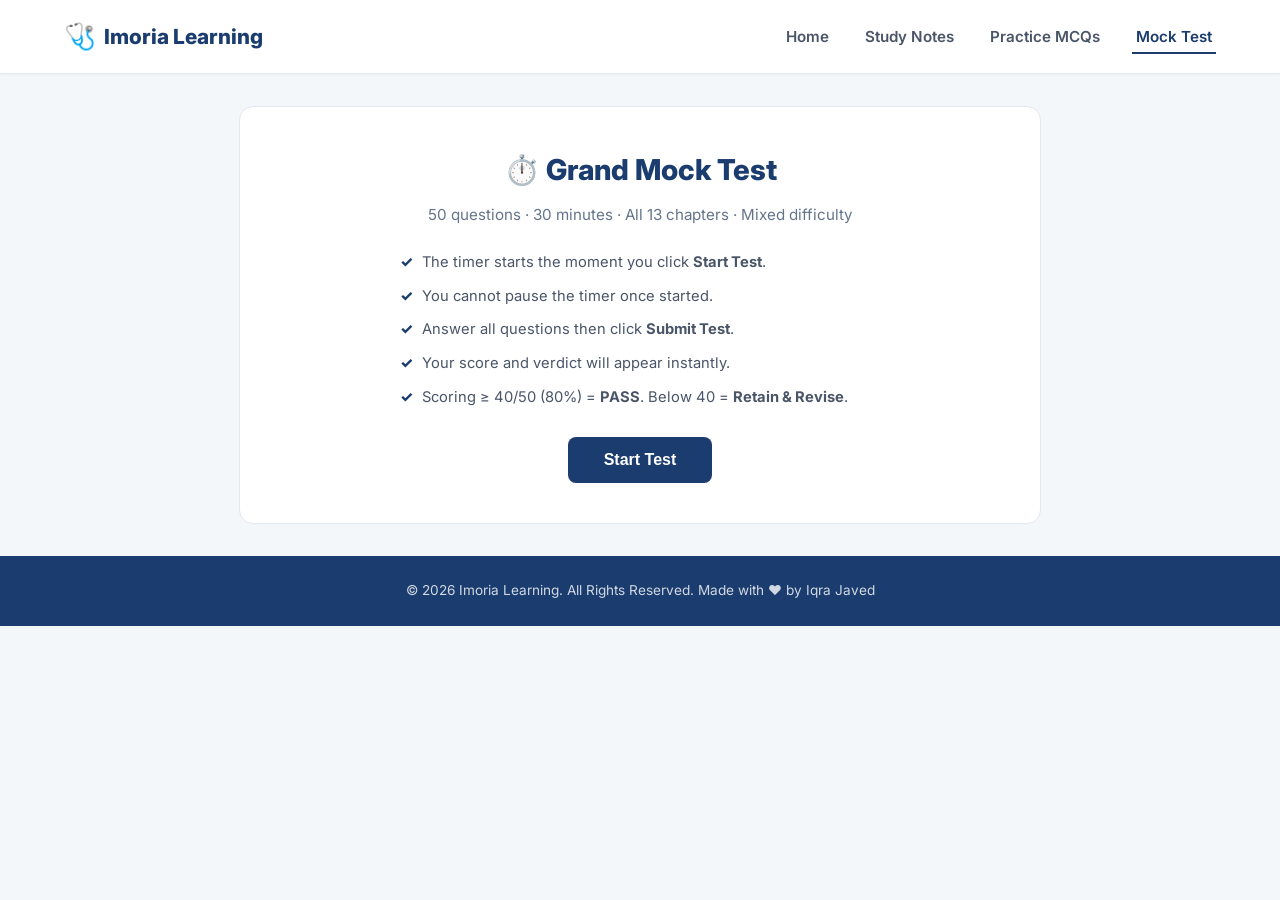
<file: practice-test.html>
<!DOCTYPE html>
<html lang="en">
<head>
<meta charset="UTF-8">
<meta name="viewport" content="width=device-width, initial-scale=1.0">
<title>Grand Mock Test | Imoria Learning</title>
<link rel="preconnect" href="https://fonts.googleapis.com">
<link href="https://fonts.googleapis.com/css2?family=Inter:wght@400;500;600;700;800&display=swap" rel="stylesheet">
<link rel="stylesheet" href="style.css">
</head>
<body>

<header class="site-header">
    <div class="header-container">
        <a href="index.html" class="logo">
            <span class="logo-icon">🩺</span>
            <span class="logo-text">Imoria Learning</span>
        </a>
        <nav class="main-nav">
            <ul>
                <li><a href="index.html">Home</a></li>
                <li><a href="chemistry-notes.html">Study Notes</a></li>
                <li><a href="mcqs.html">Practice MCQs</a></li>
                <li><a href="practice-test.html" class="active">Mock Test</a></li>
            </ul>
        </nav>
    </div>
</header>

<main class="test-layout">

    <div id="test-intro" class="test-intro-panel">
        <h1>⏱️ Grand Mock Test</h1>
        <p>50 questions · 30 minutes · All 13 chapters · Mixed difficulty</p>
        <ul class="test-rules">
            <li>The timer starts the moment you click <strong>Start Test</strong>.</li>
            <li>You cannot pause the timer once started.</li>
            <li>Answer all questions then click <strong>Submit Test</strong>.</li>
            <li>Your score and verdict will appear instantly.</li>
            <li>Scoring ≥ 40/50 (80%) = <strong>PASS</strong>. Below 40 = <strong>Retain & Revise</strong>.</li>
        </ul>
        <button id="start-btn" class="start-test-btn" onclick="startTest()">Start Test</button>
    </div>

    <div id="test-area" class="test-area" style="display:none;">
        <div class="test-header-bar">
            <span class="test-progress" id="progress-text">Question 1 of 50</span>
            <span class="timer-display" id="timer-display">30:00</span>
        </div>

        <form id="mock-test-form">

            <div class="question-block">
                <p class="question-text">1. The e/m ratio of cathode rays is:</p>
                <label class="option-label"><input type="radio" name="mq1" value="incorrect"> Different for every gas used in the tube</label>
                <label class="option-label"><input type="radio" name="mq1" value="correct"> Constant regardless of the gas or electrode material</label>
                <label class="option-label"><input type="radio" name="mq1" value="incorrect"> Equal to the e/m ratio of canal rays</label>
                <label class="option-label"><input type="radio" name="mq1" value="incorrect"> Zero because electrons have no mass</label>
            </div>

            <div class="question-block">
                <p class="question-text">2. Millikan's oil drop experiment determined:</p>
                <label class="option-label"><input type="radio" name="mq2" value="incorrect"> The e/m ratio of the proton</label>
                <label class="option-label"><input type="radio" name="mq2" value="incorrect"> The mass of the neutron</label>
                <label class="option-label"><input type="radio" name="mq2" value="correct"> The charge on the electron (−1.6 × 10⁻¹⁹ C)</label>
                <label class="option-label"><input type="radio" name="mq2" value="incorrect"> The radius of the atomic nucleus</label>
            </div>

            <div class="question-block">
                <p class="question-text">3. The proton was named by Rutherford after it was identified as the lightest positive particle obtained when which gas was used in a discharge tube?</p>
                <label class="option-label"><input type="radio" name="mq3" value="incorrect"> Helium</label>
                <label class="option-label"><input type="radio" name="mq3" value="incorrect"> Oxygen</label>
                <label class="option-label"><input type="radio" name="mq3" value="correct"> Hydrogen</label>
                <label class="option-label"><input type="radio" name="mq3" value="incorrect"> Nitrogen</label>
            </div>

            <div class="question-block">
                <p class="question-text">4. Which particle has a mass slightly GREATER than that of a proton?</p>
                <label class="option-label"><input type="radio" name="mq4" value="incorrect"> Electron</label>
                <label class="option-label"><input type="radio" name="mq4" value="incorrect"> Alpha particle</label>
                <label class="option-label"><input type="radio" name="mq4" value="correct"> Neutron</label>
                <label class="option-label"><input type="radio" name="mq4" value="incorrect"> Positron</label>
            </div>

            <div class="question-block">
                <p class="question-text">5. In Chadwick's experiment, alpha particles bombarded beryllium. The radiation emitted was identified as neutrons because it:</p>
                <label class="option-label"><input type="radio" name="mq5" value="incorrect"> Was deflected strongly by a magnetic field</label>
                <label class="option-label"><input type="radio" name="mq5" value="correct"> Was highly penetrating, not deflected by fields, and knocked protons from paraffin wax</label>
                <label class="option-label"><input type="radio" name="mq5" value="incorrect"> Produced visible fluorescence on a ZnS screen</label>
                <label class="option-label"><input type="radio" name="mq5" value="incorrect"> Had the same e/m ratio as cathode rays</label>
            </div>

            <div class="question-block">
                <p class="question-text">6. The property of cathode rays that proves they possess MASS is:</p>
                <label class="option-label"><input type="radio" name="mq6" value="incorrect"> Causing fluorescence on a ZnS screen</label>
                <label class="option-label"><input type="radio" name="mq6" value="incorrect"> Deflection toward the positive plate</label>
                <label class="option-label"><input type="radio" name="mq6" value="correct"> Rotating a small paddle wheel placed in their path</label>
                <label class="option-label"><input type="radio" name="mq6" value="incorrect"> Traveling in straight lines</label>
            </div>

            <div class="question-block">
                <p class="question-text">7. In Rutherford's gold foil experiment, approximately 1 in 8000 alpha particles bounced back at large angles. This directly proved:</p>
                <label class="option-label"><input type="radio" name="mq7" value="incorrect"> The atom is a solid sphere of positive charge</label>
                <label class="option-label"><input type="radio" name="mq7" value="correct"> The nucleus is small, dense, and positively charged</label>
                <label class="option-label"><input type="radio" name="mq7" value="incorrect"> Electrons repel alpha particles</label>
                <label class="option-label"><input type="radio" name="mq7" value="incorrect"> The atom contains no neutral particles</label>
            </div>

            <div class="question-block">
                <p class="question-text">8. The major defect of Rutherford's model that Bohr's third postulate (stationary states) directly resolves is:</p>
                <label class="option-label"><input type="radio" name="mq8" value="incorrect"> Failure to explain the position of neutrons</label>
                <label class="option-label"><input type="radio" name="mq8" value="correct"> Classical theory predicts an orbiting electron should radiate energy and spiral into the nucleus</label>
                <label class="option-label"><input type="radio" name="mq8" value="incorrect"> The model could not predict the atomic mass</label>
                <label class="option-label"><input type="radio" name="mq8" value="incorrect"> The model did not account for isotopes</label>
            </div>

            <div class="question-block">
                <p class="question-text">9. According to Bohr's model, the angular momentum of an electron in the nth orbit is:</p>
                <label class="option-label"><input type="radio" name="mq9" value="incorrect"> mvr = h/2π</label>
                <label class="option-label"><input type="radio" name="mq9" value="correct"> mvr = nh/2π</label>
                <label class="option-label"><input type="radio" name="mq9" value="incorrect"> mvr = nhν</label>
                <label class="option-label"><input type="radio" name="mq9" value="incorrect"> mvr = n²h</label>
            </div>

            <div class="question-block">
                <p class="question-text">10. The energy of an electron in the n=3 orbit of a hydrogen atom is:</p>
                <label class="option-label"><input type="radio" name="mq10" value="incorrect"> −13.6 eV</label>
                <label class="option-label"><input type="radio" name="mq10" value="incorrect"> −3.4 eV</label>
                <label class="option-label"><input type="radio" name="mq10" value="correct"> −1.51 eV</label>
                <label class="option-label"><input type="radio" name="mq10" value="incorrect"> −0.85 eV</label>
            </div>

            <div class="question-block">
                <p class="question-text">11. The Balmer series of hydrogen spectrum lines lies in which region of the electromagnetic spectrum?</p>
                <label class="option-label"><input type="radio" name="mq11" value="incorrect"> Ultraviolet</label>
                <label class="option-label"><input type="radio" name="mq11" value="correct"> Visible</label>
                <label class="option-label"><input type="radio" name="mq11" value="incorrect"> Infrared</label>
                <label class="option-label"><input type="radio" name="mq11" value="incorrect"> Microwave</label>
            </div>

            <div class="question-block">
                <p class="question-text">12. Bohr's theory fails for multi-electron atoms because:</p>
                <label class="option-label"><input type="radio" name="mq12" value="incorrect"> It uses circular orbits which are geometrically incorrect</label>
                <label class="option-label"><input type="radio" name="mq12" value="correct"> It cannot account for electron-electron repulsions and inter-electron interactions in multi-electron systems</label>
                <label class="option-label"><input type="radio" name="mq12" value="incorrect"> It assumes electrons have no mass</label>
                <label class="option-label"><input type="radio" name="mq12" value="incorrect"> It ignores the nucleus entirely</label>
            </div>

            <div class="question-block">
                <p class="question-text">13. E = hc/λ implies that a photon with wavelength 200 nm has ________ energy than a photon with wavelength 600 nm.</p>
                <label class="option-label"><input type="radio" name="mq13" value="correct"> Higher (shorter λ = higher E)</label>
                <label class="option-label"><input type="radio" name="mq13" value="incorrect"> Lower (shorter λ = lower E)</label>
                <label class="option-label"><input type="radio" name="mq13" value="incorrect"> Equal energy regardless of wavelength</label>
                <label class="option-label"><input type="radio" name="mq13" value="incorrect"> Three times lower energy</label>
            </div>

            <div class="question-block">
                <p class="question-text">14. Planck's constant (h) has units of:</p>
                <label class="option-label"><input type="radio" name="mq14" value="incorrect"> J/s</label>
                <label class="option-label"><input type="radio" name="mq14" value="correct"> J·s</label>
                <label class="option-label"><input type="radio" name="mq14" value="incorrect"> J·m</label>
                <label class="option-label"><input type="radio" name="mq14" value="incorrect"> kg·m/s</label>
            </div>

            <div class="question-block">
                <p class="question-text">15. X-rays are produced when:</p>
                <label class="option-label"><input type="radio" name="mq15" value="incorrect"> Canal rays strike a glass surface</label>
                <label class="option-label"><input type="radio" name="mq15" value="correct"> High-speed electrons (cathode rays) strike a heavy metal target</label>
                <label class="option-label"><input type="radio" name="mq15" value="incorrect"> Alpha particles bombard beryllium</label>
                <label class="option-label"><input type="radio" name="mq15" value="incorrect"> Neutrons interact with protons in the nucleus</label>
            </div>

            <div class="question-block">
                <p class="question-text">16. Moseley's Law (√ν = a(Z − b)) established that the correct basis for ordering elements in the periodic table is:</p>
                <label class="option-label"><input type="radio" name="mq16" value="incorrect"> Atomic mass</label>
                <label class="option-label"><input type="radio" name="mq16" value="correct"> Atomic number (Z)</label>
                <label class="option-label"><input type="radio" name="mq16" value="incorrect"> Number of neutrons</label>
                <label class="option-label"><input type="radio" name="mq16" value="incorrect"> Electron configuration alone</label>
            </div>

            <div class="question-block">
                <p class="question-text">17. For n=3, the possible values of the azimuthal quantum number l are:</p>
                <label class="option-label"><input type="radio" name="mq17" value="incorrect"> 0 only</label>
                <label class="option-label"><input type="radio" name="mq17" value="incorrect"> 0 and 1</label>
                <label class="option-label"><input type="radio" name="mq17" value="correct"> 0, 1, and 2</label>
                <label class="option-label"><input type="radio" name="mq17" value="incorrect"> 0, 1, 2, and 3</label>
            </div>

            <div class="question-block">
                <p class="question-text">18. The maximum number of electrons in the shell n=4 is:</p>
                <label class="option-label"><input type="radio" name="mq18" value="incorrect"> 8</label>
                <label class="option-label"><input type="radio" name="mq18" value="incorrect"> 18</label>
                <label class="option-label"><input type="radio" name="mq18" value="correct"> 32</label>
                <label class="option-label"><input type="radio" name="mq18" value="incorrect"> 50</label>
            </div>

            <div class="question-block">
                <p class="question-text">19. The quantum number that describes the ORIENTATION of an orbital in space is:</p>
                <label class="option-label"><input type="radio" name="mq19" value="incorrect"> n</label>
                <label class="option-label"><input type="radio" name="mq19" value="incorrect"> l</label>
                <label class="option-label"><input type="radio" name="mq19" value="correct"> m (magnetic quantum number)</label>
                <label class="option-label"><input type="radio" name="mq19" value="incorrect"> s (spin quantum number)</label>
            </div>

            <div class="question-block">
                <p class="question-text">20. Which quantum number set is IMPOSSIBLE?</p>
                <label class="option-label"><input type="radio" name="mq20" value="incorrect"> n=3, l=2, m=−2, s=+½</label>
                <label class="option-label"><input type="radio" name="mq20" value="correct"> n=2, l=2, m=0, s=−½ (l cannot equal n)</label>
                <label class="option-label"><input type="radio" name="mq20" value="incorrect"> n=4, l=3, m=+3, s=+½</label>
                <label class="option-label"><input type="radio" name="mq20" value="incorrect"> n=1, l=0, m=0, s=−½</label>
            </div>

            <div class="question-block">
                <p class="question-text">21. The Aufbau principle states electrons fill into orbitals in order of:</p>
                <label class="option-label"><input type="radio" name="mq21" value="incorrect"> Decreasing principal quantum number</label>
                <label class="option-label"><input type="radio" name="mq21" value="correct"> Increasing orbital energy (lowest energy first)</label>
                <label class="option-label"><input type="radio" name="mq21" value="incorrect"> Alphabetical subshell order</label>
                <label class="option-label"><input type="radio" name="mq21" value="incorrect"> Decreasing atomic radius</label>
            </div>

            <div class="question-block">
                <p class="question-text">22. According to the (n+l) rule, 4s fills before 3d because:</p>
                <label class="option-label"><input type="radio" name="mq22" value="correct"> 4s has n+l = 4, while 3d has n+l = 5 (lower sum fills first)</label>
                <label class="option-label"><input type="radio" name="mq22" value="incorrect"> 4 > 3 so the fourth shell always fills before the third</label>
                <label class="option-label"><input type="radio" name="mq22" value="incorrect"> s orbitals always fill before d orbitals regardless of n</label>
                <label class="option-label"><input type="radio" name="mq22" value="incorrect"> 3d is not a real subshell in light elements</label>
            </div>

            <div class="question-block">
                <p class="question-text">23. The actual electronic configuration of Cr (Z=24) is [Ar] 3d⁵ 4s¹ instead of [Ar] 3d⁴ 4s² because:</p>
                <label class="option-label"><input type="radio" name="mq23" value="incorrect"> The Aufbau principle does not apply to transition metals</label>
                <label class="option-label"><input type="radio" name="mq23" value="correct"> A half-filled d⁵ configuration has extra stability from symmetry and exchange energy</label>
                <label class="option-label"><input type="radio" name="mq23" value="incorrect"> 3d orbitals are lower in energy than 4s for all transition metals</label>
                <label class="option-label"><input type="radio" name="mq23" value="incorrect"> Chromium has an odd atomic number requiring a half-filled d</label>
            </div>

            <div class="question-block">
                <p class="question-text">24. When Fe (Z=26) forms Fe²⁺, which electrons are removed first?</p>
                <label class="option-label"><input type="radio" name="mq24" value="incorrect"> 3d electrons</label>
                <label class="option-label"><input type="radio" name="mq24" value="correct"> 4s electrons</label>
                <label class="option-label"><input type="radio" name="mq24" value="incorrect"> 3p electrons</label>
                <label class="option-label"><input type="radio" name="mq24" value="incorrect"> The two highest-energy 3d electrons</label>
            </div>

            <div class="question-block">
                <p class="question-text">25. Hund's Rule of Maximum Multiplicity requires that electrons in degenerate orbitals:</p>
                <label class="option-label"><input type="radio" name="mq25" value="incorrect"> Pair up immediately in the lowest-m orbital</label>
                <label class="option-label"><input type="radio" name="mq25" value="correct"> Occupy separate orbitals singly with parallel spins before any pairing occurs</label>
                <label class="option-label"><input type="radio" name="mq25" value="incorrect"> Always alternate spin direction orbital by orbital</label>
                <label class="option-label"><input type="radio" name="mq25" value="incorrect"> Fill from highest m to lowest m</label>
            </div>

            <div class="question-block">
                <p class="question-text">26. The Modern Periodic Law is based on the work of:</p>
                <label class="option-label"><input type="radio" name="mq26" value="incorrect"> Mendeleev (atomic mass ordering)</label>
                <label class="option-label"><input type="radio" name="mq26" value="correct"> Moseley (atomic number as the fundamental property)</label>
                <label class="option-label"><input type="radio" name="mq26" value="incorrect"> Bohr (energy levels)</label>
                <label class="option-label"><input type="radio" name="mq26" value="incorrect"> Thomson (electron discovery)</label>
            </div>

            <div class="question-block">
                <p class="question-text">27. The effective nuclear charge (Zeff) experienced by valence electrons is given by:</p>
                <label class="option-label"><input type="radio" name="mq27" value="incorrect"> Zeff = Z + S</label>
                <label class="option-label"><input type="radio" name="mq27" value="correct"> Zeff = Z − S</label>
                <label class="option-label"><input type="radio" name="mq27" value="incorrect"> Zeff = Z × S</label>
                <label class="option-label"><input type="radio" name="mq27" value="incorrect"> Zeff = S − Z</label>
            </div>

            <div class="question-block">
                <p class="question-text">28. Across Period 3 (Na to Cl), shielding remains approximately constant while Z increases. The net effect is that Zeff:</p>
                <label class="option-label"><input type="radio" name="mq28" value="correct"> Increases, making atomic size decrease and ionization energy increase</label>
                <label class="option-label"><input type="radio" name="mq28" value="incorrect"> Decreases, making atomic size increase</label>
                <label class="option-label"><input type="radio" name="mq28" value="incorrect"> Stays constant so no periodic trends appear</label>
                <label class="option-label"><input type="radio" name="mq28" value="incorrect"> Decreases then increases mid-period</label>
            </div>

            <div class="question-block">
                <p class="question-text">29. Why is IE(Be) > IE(B) even though B has a higher atomic number?</p>
                <label class="option-label"><input type="radio" name="mq29" value="incorrect"> Be has more neutrons that stabilize the nucleus</label>
                <label class="option-label"><input type="radio" name="mq29" value="correct"> Be has a stable fully-filled 2s² configuration; B loses a 2p electron which is at higher energy and easier to remove</label>
                <label class="option-label"><input type="radio" name="mq29" value="incorrect"> B is larger than Be making its electrons easier to lose</label>
                <label class="option-label"><input type="radio" name="mq29" value="incorrect"> This is not a real exception; IE(B) is always greater than IE(Be)</label>
            </div>

            <div class="question-block">
                <p class="question-text">30. Why is IE(N) > IE(O)?</p>
                <label class="option-label"><input type="radio" name="mq30" value="incorrect"> N has more protons than O</label>
                <label class="option-label"><input type="radio" name="mq30" value="correct"> N has an extra-stable half-filled 2p³; in O, one paired 2p⁴ electron is easier to remove due to inter-electron repulsion</label>
                <label class="option-label"><input type="radio" name="mq30" value="incorrect"> O has a larger atomic radius than N</label>
                <label class="option-label"><input type="radio" name="mq30" value="incorrect"> This exception applies only in the gas phase</label>
            </div>

            <div class="question-block">
                <p class="question-text">31. The electron affinity of Cl is MORE negative (larger magnitude) than that of F because:</p>
                <label class="option-label"><input type="radio" name="mq31" value="incorrect"> Cl has lower electronegativity than F</label>
                <label class="option-label"><input type="radio" name="mq31" value="correct"> F's very small 2p orbitals create high electron-electron repulsion when a new electron is added, reducing the energy gain</label>
                <label class="option-label"><input type="radio" name="mq31" value="incorrect"> Cl has a higher nuclear charge than F</label>
                <label class="option-label"><input type="radio" name="mq31" value="incorrect"> F does not accept electrons at all</label>
            </div>

            <div class="question-block">
                <p class="question-text">32. The most electronegative element on the Pauling scale is:</p>
                <label class="option-label"><input type="radio" name="mq32" value="incorrect"> Oxygen (3.5)</label>
                <label class="option-label"><input type="radio" name="mq32" value="incorrect"> Chlorine (3.0)</label>
                <label class="option-label"><input type="radio" name="mq32" value="correct"> Fluorine (4.0)</label>
                <label class="option-label"><input type="radio" name="mq32" value="incorrect"> Nitrogen (3.0)</label>
            </div>

            <div class="question-block">
                <p class="question-text">33. Metallic character increases down a group because:</p>
                <label class="option-label"><input type="radio" name="mq33" value="incorrect"> More protons make it easier to lose electrons</label>
                <label class="option-label"><input type="radio" name="mq33" value="correct"> Increased atomic size and shielding lower ionization energy, making electron loss easier</label>
                <label class="option-label"><input type="radio" name="mq33" value="incorrect"> Electronegativity increases down a group</label>
                <label class="option-label"><input type="radio" name="mq33" value="incorrect"> More neutrons stabilize the atom against electron loss</label>
            </div>

            <div class="question-block">
                <p class="question-text">34. Atomic radius decreases across a period because:</p>
                <label class="option-label"><input type="radio" name="mq34" value="incorrect"> New electron shells are added</label>
                <label class="option-label"><input type="radio" name="mq34" value="correct"> Increasing Zeff (constant shielding, increasing Z) pulls the electron cloud closer to the nucleus</label>
                <label class="option-label"><input type="radio" name="mq34" value="incorrect"> Electrons are removed from outer shells</label>
                <label class="option-label"><input type="radio" name="mq34" value="incorrect"> Neutrons compress the nucleus</label>
            </div>

            <div class="question-block">
                <p class="question-text">35. A cation is always ________ its parent neutral atom.</p>
                <label class="option-label"><input type="radio" name="mq35" value="incorrect"> Larger than</label>
                <label class="option-label"><input type="radio" name="mq35" value="correct"> Smaller than</label>
                <label class="option-label"><input type="radio" name="mq35" value="incorrect"> The same size as</label>
                <label class="option-label"><input type="radio" name="mq35" value="incorrect"> Larger than if it is a transition metal</label>
            </div>

            <div class="question-block">
                <p class="question-text">36. Among the isoelectronic series O²⁻, F⁻, Na⁺, Mg²⁺ (all with 10 electrons), which has the SMALLEST radius?</p>
                <label class="option-label"><input type="radio" name="mq36" value="incorrect"> O²⁻ (Z=8)</label>
                <label class="option-label"><input type="radio" name="mq36" value="incorrect"> F⁻ (Z=9)</label>
                <label class="option-label"><input type="radio" name="mq36" value="incorrect"> Na⁺ (Z=11)</label>
                <label class="option-label"><input type="radio" name="mq36" value="correct"> Mg²⁺ (Z=12, highest nuclear charge pulls electrons most tightly)</label>
            </div>

            <div class="question-block">
                <p class="question-text">37. The Lyman series corresponds to electron transitions ending at n=1, which places it in the:</p>
                <label class="option-label"><input type="radio" name="mq37" value="correct"> Ultraviolet region</label>
                <label class="option-label"><input type="radio" name="mq37" value="incorrect"> Visible region</label>
                <label class="option-label"><input type="radio" name="mq37" value="incorrect"> Infrared region</label>
                <label class="option-label"><input type="radio" name="mq37" value="incorrect"> Microwave region</label>
            </div>

            <div class="question-block">
                <p class="question-text">38. The number of orbitals in a d subshell (l=2) is:</p>
                <label class="option-label"><input type="radio" name="mq38" value="incorrect"> 3</label>
                <label class="option-label"><input type="radio" name="mq38" value="correct"> 5</label>
                <label class="option-label"><input type="radio" name="mq38" value="incorrect"> 7</label>
                <label class="option-label"><input type="radio" name="mq38" value="incorrect"> 10</label>
            </div>

            <div class="question-block">
                <p class="question-text">39. The canal rays' e/m ratio is different for different gases because:</p>
                <label class="option-label"><input type="radio" name="mq39" value="incorrect"> Canal rays are electromagnetic waves not affected by charge</label>
                <label class="option-label"><input type="radio" name="mq39" value="correct"> Canal rays are positive ions of the gas used; heavier gas atoms produce heavier ions with smaller e/m</label>
                <label class="option-label"><input type="radio" name="mq39" value="incorrect"> The anode material changes the charge on canal rays</label>
                <label class="option-label"><input type="radio" name="mq39" value="incorrect"> The discharge voltage affects only canal rays</label>
            </div>

            <div class="question-block">
                <p class="question-text">40. Pauli's Exclusion Principle states that no two electrons in an atom can have:</p>
                <label class="option-label"><input type="radio" name="mq40" value="incorrect"> The same spin quantum number</label>
                <label class="option-label"><input type="radio" name="mq40" value="incorrect"> The same principal quantum number</label>
                <label class="option-label"><input type="radio" name="mq40" value="correct"> An identical set of all four quantum numbers</label>
                <label class="option-label"><input type="radio" name="mq40" value="incorrect"> The same magnetic quantum number</label>
            </div>

            <div class="question-block">
                <p class="question-text">41. X-rays are NOT deflected by electric or magnetic fields. This is because they are:</p>
                <label class="option-label"><input type="radio" name="mq41" value="incorrect"> Too massive to be deflected</label>
                <label class="option-label"><input type="radio" name="mq41" value="incorrect"> Positively charged radiation</label>
                <label class="option-label"><input type="radio" name="mq41" value="correct"> Neutral electromagnetic radiation with no charge</label>
                <label class="option-label"><input type="radio" name="mq41" value="incorrect"> Moving at speeds slower than light</label>
            </div>

            <div class="question-block">
                <p class="question-text">42. The electronic configuration of Cu (Z=29) is [Ar] 3d¹⁰ 4s¹ rather than [Ar] 3d⁹ 4s² because:</p>
                <label class="option-label"><input type="radio" name="mq42" value="incorrect"> The Aufbau principle does not apply at Z=29</label>
                <label class="option-label"><input type="radio" name="mq42" value="correct"> A completely filled d¹⁰ subshell has extra stability from symmetry and exchange energy</label>
                <label class="option-label"><input type="radio" name="mq42" value="incorrect"> The 4s orbital is always emptied before 3d in copper</label>
                <label class="option-label"><input type="radio" name="mq42" value="incorrect"> Copper has an even atomic number forcing d¹⁰</label>
            </div>

            <div class="question-block">
                <p class="question-text">43. The radius of the nth Bohr orbit of hydrogen is given by rₙ = 0.529 × n² Å. For n=3, the radius is:</p>
                <label class="option-label"><input type="radio" name="mq43" value="incorrect"> 0.529 Å</label>
                <label class="option-label"><input type="radio" name="mq43" value="incorrect"> 1.058 Å</label>
                <label class="option-label"><input type="radio" name="mq43" value="correct"> 4.761 Å</label>
                <label class="option-label"><input type="radio" name="mq43" value="incorrect"> 2.116 Å</label>
            </div>

            <div class="question-block">
                <p class="question-text">44. The energy required to completely remove an electron from a hydrogen atom in the ground state (n=1) is:</p>
                <label class="option-label"><input type="radio" name="mq44" value="incorrect"> 3.4 eV</label>
                <label class="option-label"><input type="radio" name="mq44" value="correct"> 13.6 eV</label>
                <label class="option-label"><input type="radio" name="mq44" value="incorrect"> 1.51 eV</label>
                <label class="option-label"><input type="radio" name="mq44" value="incorrect"> 0.85 eV</label>
            </div>

            <div class="question-block">
                <p class="question-text">45. The Period 3 exceptions to the ionization energy trend (analogous to Be>B and N>O in Period 2) are:</p>
                <label class="option-label"><input type="radio" name="mq45" value="incorrect"> Na>Mg and Si>P</label>
                <label class="option-label"><input type="radio" name="mq45" value="correct"> Mg>Al and P>S</label>
                <label class="option-label"><input type="radio" name="mq45" value="incorrect"> Al>Si and S>Cl</label>
                <label class="option-label"><input type="radio" name="mq45" value="incorrect"> Si>Al and Cl>S</label>
            </div>

            <div class="question-block">
                <p class="question-text">46. An element has successive ionization energies: IE₁=496, IE₂=4562, IE₃=6910 kJ/mol. The large jump between IE₁ and IE₂ indicates this element has:</p>
                <label class="option-label"><input type="radio" name="mq46" value="correct"> 1 valence electron (Group 1 element — confirmed as sodium)</label>
                <label class="option-label"><input type="radio" name="mq46" value="incorrect"> 2 valence electrons</label>
                <label class="option-label"><input type="radio" name="mq46" value="incorrect"> 3 valence electrons</label>
                <label class="option-label"><input type="radio" name="mq46" value="incorrect"> 7 valence electrons</label>
            </div>

            <div class="question-block">
                <p class="question-text">47. Which of the following correctly ranks atomic radii in DECREASING order?</p>
                <label class="option-label"><input type="radio" name="mq47" value="incorrect"> F > O > N > C</label>
                <label class="option-label"><input type="radio" name="mq47" value="incorrect"> C > N > F > O</label>
                <label class="option-label"><input type="radio" name="mq47" value="correct"> C > N > O > F (radius decreases across Period 2 left to right)</label>
                <label class="option-label"><input type="radio" name="mq47" value="incorrect"> N > C > O > F</label>
            </div>

            <div class="question-block">
                <p class="question-text">48. Among the isoelectronic series N³⁻, O²⁻, F⁻, Na⁺, Mg²⁺, Al³⁺ (all 10 electrons), which has the LARGEST radius?</p>
                <label class="option-label"><input type="radio" name="mq48" value="correct"> N³⁻ (Z=7, lowest nuclear charge)</label>
                <label class="option-label"><input type="radio" name="mq48" value="incorrect"> F⁻ (Z=9)</label>
                <label class="option-label"><input type="radio" name="mq48" value="incorrect"> Na⁺ (Z=11)</label>
                <label class="option-label"><input type="radio" name="mq48" value="incorrect"> Al³⁺ (Z=13, highest nuclear charge)</label>
            </div>

            <div class="question-block">
                <p class="question-text">49. The shielding constant (S) in Zeff = Z − S represents:</p>
                <label class="option-label"><input type="radio" name="mq49" value="incorrect"> The number of valence electrons</label>
                <label class="option-label"><input type="radio" name="mq49" value="correct"> The extent to which inner-shell electrons reduce the nuclear charge felt by valence electrons</label>
                <label class="option-label"><input type="radio" name="mq49" value="incorrect"> The total number of protons minus neutrons</label>
                <label class="option-label"><input type="radio" name="mq49" value="incorrect"> The spin quantum number averaged over all electrons</label>
            </div>

            <div class="question-block">
                <p class="question-text">50. Which single statement BEST summarizes the master trend that connects atomic radius, ionization energy, electronegativity, and metallic character?</p>
                <label class="option-label"><input type="radio" name="mq50" value="incorrect"> All four properties increase across a period and decrease down a group</label>
                <label class="option-label"><input type="radio" name="mq50" value="incorrect"> All four properties decrease across a period and increase down a group</label>
                <label class="option-label"><input type="radio" name="mq50" value="correct"> Across a period, Zeff increases → radius & metallic character decrease while IE & EN increase; down a group, shielding increases → radius & metallic character increase while IE & EN decrease</label>
                <label class="option-label"><input type="radio" name="mq50" value="incorrect"> These four properties are unrelated and follow independent random trends</label>
            </div>

            <button type="button" class="submit-test-btn" onclick="submitTest()">Submit Test</button>
        </form>
    </div>

    <div id="result-panel" class="result-panel" style="display:none;">
        <h2 id="result-title"></h2>
        <div class="score-display">
            <span id="score-value"></span>
            <span class="score-label">out of 50</span>
        </div>
        <p id="result-percentage"></p>
        <p id="result-verdict" class="verdict-text"></p>
        <div id="result-breakdown" class="result-breakdown"></div>
        <button onclick="restartTest()" class="restart-btn">Restart Test</button>
        <a href="mcqs.html" class="restart-btn" style="text-decoration:none; text-align:center; display:block; margin-top:12px;">Review Chapter MCQs</a>
    </div>

</main>

<footer class="site-footer">
    <div class="footer-container">
        <p>&copy; 2026 Imoria Learning. All Rights Reserved. Made with ♥ by Iqra Javed</p>
    </div>
</footer>

<script>
let timerInterval = null;
let secondsLeft = 1800;
let testStarted = false;

function startTest() {
    document.getElementById('test-intro').style.display = 'none';
    document.getElementById('test-area').style.display = 'block';
    window.scrollTo(0, 0);
    testStarted = true;
    timerInterval = setInterval(tickTimer, 1000);
}

function tickTimer() {
    secondsLeft--;
    const mins = Math.floor(secondsLeft / 60);
    const secs = secondsLeft % 60;
    const display = document.getElementById('timer-display');
    display.textContent = `${String(mins).padStart(2,'0')}:${String(secs).padStart(2,'0')}`;

    const answered = document.querySelectorAll('#mock-test-form input[type="radio"]:checked').length;
    document.getElementById('progress-text').textContent = `${answered} of 50 answered`;

    if (secondsLeft <= 60) {
        display.style.color = '#e74c3c';
        display.style.fontWeight = '800';
    }
    if (secondsLeft <= 0) {
        clearInterval(timerInterval);
        submitTest(true);
    }
}

function submitTest(timeUp = false) {
    if (!testStarted) return;
    clearInterval(timerInterval);

    const form = document.getElementById('mock-test-form');
    const allQuestions = form.querySelectorAll('.question-block');
    let score = 0;
    let unanswered = 0;
    let breakdownHTML = '';

    allQuestions.forEach((block, idx) => {
        const qNum = idx + 1;
        const selected = block.querySelector('input[type="radio"]:checked');
        const qText = block.querySelector('.question-text').textContent;

        if (!selected) {
            unanswered++;
            breakdownHTML += `<div class="breakdown-item incorrect">Q${qNum}: Not answered</div>`;
        } else if (selected.value === 'correct') {
            score++;
            breakdownHTML += `<div class="breakdown-item correct">Q${qNum}: ✓ Correct</div>`;
        } else {
            const correctOption = block.querySelector('input[value="correct"]');
            const correctText = correctOption ? correctOption.parentElement.textContent.trim() : '';
            breakdownHTML += `<div class="breakdown-item incorrect">Q${qNum}: ✗ Incorrect — Correct: ${correctText}</div>`;
        }
    });

    const percentage = Math.round((score / 50) * 100);
    const passed = score >= 40;

    document.getElementById('test-area').style.display = 'none';
    const resultPanel = document.getElementById('result-panel');
    resultPanel.style.display = 'block';

    document.getElementById('result-title').textContent = timeUp ? '⏰ Time Up!' : '📊 Test Complete';
    document.getElementById('score-value').textContent = score;
    document.getElementById('result-percentage').textContent = `${percentage}% accuracy · ${unanswered} question(s) unanswered`;
    document.getElementById('result-verdict').textContent = passed
        ? '🎉 PASS — Excellent work! You are well prepared for AFNS.'
        : '📚 RETAIN & REVISE — Review the chapters where you made errors, then retake.';
    document.getElementById('result-verdict').className = passed ? 'verdict-text pass' : 'verdict-text fail';
    document.getElementById('result-breakdown').innerHTML = breakdownHTML;
    window.scrollTo(0, 0);
}

function restartTest() {
    clearInterval(timerInterval);
    secondsLeft = 1800;
    testStarted = false;
    document.getElementById('mock-test-form').reset();
    document.getElementById('result-panel').style.display = 'none';
    document.getElementById('timer-display').textContent = '30:00';
    document.getElementById('timer-display').style.color = '';
    document.getElementById('timer-display').style.fontWeight = '';
    document.getElementById('progress-text').textContent = 'Question 1 of 50';
    document.getElementById('test-intro').style.display = 'block';
    window.scrollTo(0, 0);
}
</script>

</body>
</html>
</file>
<file: style.css>
/* ===================== RESET & BASE ===================== */
* {
    margin: 0;
    padding: 0;
    box-sizing: border-box;
}

body {
    font-family: 'Inter', sans-serif;
    background-color: #f4f7fa;
    color: #2c3e50;
    line-height: 1.6;
}

a {
    text-decoration: none;
    color: inherit;
}

/* ===================== HEADER / NAV ===================== */
.site-header {
    background: #ffffff;
    border-bottom: 1px solid #e2e8f0;
    position: sticky;
    top: 0;
    z-index: 100;
    box-shadow: 0 1px 3px rgba(0,0,0,0.04);
}

.header-container {
    max-width: 1200px;
    margin: 0 auto;
    display: flex;
    justify-content: space-between;
    align-items: center;
    padding: 16px 24px;
}

.logo {
    display: flex;
    align-items: center;
    gap: 8px;
    font-weight: 800;
    font-size: 1.3rem;
    color: #1a3c6e;
}

.logo-icon {
    font-size: 1.6rem;
}

.main-nav ul {
    display: flex;
    gap: 28px;
    list-style: none;
}

.main-nav a {
    font-weight: 600;
    font-size: 0.95rem;
    color: #4a5568;
    padding: 6px 4px;
    border-bottom: 2px solid transparent;
    transition: all 0.2s ease;
}

.main-nav a:hover,
.main-nav a.active {
    color: #1a3c6e;
    border-bottom-color: #1a3c6e;
}

/* ===================== HERO ===================== */
.hero {
    background: linear-gradient(135deg, #1a3c6e 0%, #2a5a9e 100%);
    color: #ffffff;
    text-align: center;
    padding: 80px 24px;
}

.hero-container {
    max-width: 800px;
    margin: 0 auto;
}

.badge {
    display: inline-block;
    background: rgba(255,255,255,0.15);
    padding: 6px 16px;
    border-radius: 20px;
    font-size: 0.85rem;
    font-weight: 600;
    margin-bottom: 20px;
    letter-spacing: 0.5px;
}

.hero h1 {
    font-size: 2.5rem;
    font-weight: 800;
    margin-bottom: 16px;
    line-height: 1.2;
}

.hero-subtitle {
    font-size: 1.05rem;
    color: rgba(255,255,255,0.9);
    max-width: 650px;
    margin: 0 auto;
}

/* ===================== CARDS SECTION ===================== */
.cards-section {
    padding: 60px 24px;
    max-width: 1200px;
    margin: 0 auto;
}

.cards-grid {
    display: grid;
    grid-template-columns: repeat(auto-fit, minmax(280px, 1fr));
    gap: 24px;
}

.dashboard-card {
    background: #ffffff;
    border-radius: 14px;
    padding: 32px 28px;
    box-shadow: 0 2px 8px rgba(0,0,0,0.06);
    border: 1px solid #e2e8f0;
    transition: transform 0.2s ease, box-shadow 0.2s ease;
}

.dashboard-card:hover {
    transform: translateY(-4px);
    box-shadow: 0 8px 24px rgba(26,60,110,0.12);
}

.card-icon {
    font-size: 2.2rem;
    margin-bottom: 14px;
}

.dashboard-card h2 {
    font-size: 1.25rem;
    font-weight: 700;
    margin-bottom: 10px;
    color: #1a3c6e;
}

.dashboard-card p {
    font-size: 0.92rem;
    color: #64748b;
    margin-bottom: 18px;
}

.card-link {
    font-weight: 700;
    color: #2a5a9e;
    font-size: 0.9rem;
}

/* ===================== INFO SECTION ===================== */
.info-section {
    background: #ffffff;
    padding: 60px 24px;
    border-top: 1px solid #e2e8f0;
}

.info-container {
    max-width: 1100px;
    margin: 0 auto;
}

.info-container h2 {
    text-align: center;
    font-size: 1.8rem;
    font-weight: 800;
    color: #1a3c6e;
    margin-bottom: 40px;
}

.info-grid {
    display: grid;
    grid-template-columns: repeat(auto-fit, minmax(240px, 1fr));
    gap: 28px;
}

.info-item h3 {
    font-size: 1.05rem;
    font-weight: 700;
    margin-bottom: 8px;
    color: #1a3c6e;
}

.info-item p {
    font-size: 0.9rem;
    color: #64748b;
}

/* ===================== FOOTER ===================== */
.site-footer {
    background: #1a3c6e;
    color: rgba(255,255,255,0.8);
    text-align: center;
    padding: 24px;
    font-size: 0.85rem;
}

/* ===================== NOTES PAGE LAYOUT ===================== */
.notes-layout {
    max-width: 1300px;
    margin: 0 auto;
    display: flex;
    gap: 32px;
    padding: 32px 24px;
}

.notes-sidebar {
    flex: 0 0 250px;
    background: #ffffff;
    border-radius: 12px;
    padding: 20px;
    border: 1px solid #e2e8f0;
    height: fit-content;
    position: sticky;
    top: 90px;
}

.notes-sidebar h3 {
    font-size: 1rem;
    font-weight: 800;
    color: #1a3c6e;
    margin-bottom: 14px;
    padding-bottom: 10px;
    border-bottom: 2px solid #e2e8f0;
}

.notes-sidebar ul {
    list-style: none;
    display: flex;
    flex-direction: column;
    gap: 4px;
}

.notes-sidebar a {
    display: block;
    font-size: 0.85rem;
    font-weight: 600;
    color: #4a5568;
    padding: 8px 10px;
    border-radius: 6px;
    transition: all 0.15s ease;
}

.notes-sidebar a:hover {
    background: #eef3fb;
    color: #1a3c6e;
}

.notes-content {
    flex: 1;
    min-width: 0;
}

.chapter-block {
    background: #ffffff;
    border-radius: 14px;
    padding: 32px;
    margin-bottom: 24px;
    border: 1px solid #e2e8f0;
    scroll-margin-top: 90px;
}

.chapter-block h2 {
    font-size: 1.5rem;
    font-weight: 800;
    color: #1a3c6e;
    margin-bottom: 18px;
    padding-bottom: 12px;
    border-bottom: 2px solid #eef3fb;
}

.chapter-block h3 {
    font-size: 1.1rem;
    font-weight: 700;
    color: #2a5a9e;
    margin: 22px 0 10px;
}

.chapter-block ul {
    list-style: none;
    display: flex;
    flex-direction: column;
    gap: 8px;
    padding-left: 4px;
}

.chapter-block ul li {
    font-size: 0.95rem;
    color: #3d4a5c;
    padding-left: 18px;
    position: relative;
}

.chapter-block ul li::before {
    content: "▸";
    position: absolute;
    left: 0;
    color: #2a5a9e;
    font-weight: 700;
}

.chapter-block table {
    width: 100%;
    border-collapse: collapse;
    margin: 16px 0;
    font-size: 0.9rem;
}

.chapter-block th,
.chapter-block td {
    border: 1px solid #e2e8f0;
    padding: 10px 14px;
    text-align: left;
}

.chapter-block th {
    background: #1a3c6e;
    color: #ffffff;
    font-weight: 700;
}

.chapter-block tbody tr:nth-child(even) {
    background: #f8fafc;
}

.quick-revision-box {
    background: #fff8e6;
    border-left: 4px solid #f0b429;
    border-radius: 8px;
    padding: 18px 20px;
    margin: 20px 0;
}

.quick-revision-box h4 {
    font-size: 0.95rem;
    font-weight: 800;
    color: #b7791f;
    margin-bottom: 10px;
}

.quick-revision-box ul li {
    font-size: 0.88rem;
    color: #4a5568;
}

.quick-revision-box ul li::before {
    color: #f0b429;
}

/* ===================== QUIZ PAGE (mcqs.html) ===================== */
.quiz-feed {
    max-width: 850px;
    margin: 0 auto;
    padding: 32px 24px;
}

.quiz-intro {
    text-align: center;
    margin-bottom: 32px;
}

.quiz-intro h1 {
    font-size: 1.8rem;
    font-weight: 800;
    color: #1a3c6e;
    margin-bottom: 8px;
}

.quiz-intro p {
    color: #64748b;
    font-size: 0.95rem;
}

.quiz-card {
    background: #ffffff;
    border-radius: 14px;
    padding: 28px 32px;
    margin-bottom: 24px;
    border: 1px solid #e2e8f0;
}

.quiz-card h2 {
    font-size: 1.25rem;
    font-weight: 800;
    color: #1a3c6e;
    margin-bottom: 20px;
    padding-bottom: 12px;
    border-bottom: 2px solid #eef3fb;
}

.question-block {
    margin-bottom: 22px;
    padding-bottom: 18px;
    border-bottom: 1px solid #f1f5f9;
}

.question-block:last-of-type {
    border-bottom: none;
}

.question-text {
    font-weight: 600;
    font-size: 0.95rem;
    color: #2c3e50;
    margin-bottom: 10px;
}

.option-label {
    display: flex;
    align-items: flex-start;
    gap: 10px;
    font-size: 0.9rem;
    color: #4a5568;
    padding: 8px 12px;
    border-radius: 8px;
    margin-bottom: 4px;
    cursor: pointer;
    transition: background 0.15s ease;
}

.option-label:hover {
    background: #f4f7fa;
}

.option-label input[type="radio"] {
    margin-top: 2px;
    accent-color: #1a3c6e;
    cursor: pointer;
    flex-shrink: 0;
}

/* Feedback states applied via JS */
.option-label.correct-answer {
    background: #e6f7ee;
    color: #1e7e4d;
    font-weight: 600;
}

.option-label.wrong-answer {
    background: #fdeaea;
    color: #c0392b;
    font-weight: 600;
}

.check-btn {
    background: #1a3c6e;
    color: #ffffff;
    border: none;
    padding: 12px 28px;
    border-radius: 8px;
    font-weight: 700;
    font-size: 0.95rem;
    cursor: pointer;
    margin-top: 8px;
    transition: background 0.2s ease;
}

.check-btn:hover {
    background: #2a5a9e;
}

.feedback {
    margin-top: 14px;
    font-weight: 700;
    font-size: 0.95rem;
}

.feedback.pass {
    color: #1e7e4d;
}

.feedback.fail {
    color: #c0392b;
}

/* ===================== MOCK TEST PAGE ===================== */
.test-layout {
    max-width: 850px;
    margin: 0 auto;
    padding: 32px 24px;
}

.test-intro-panel {
    background: #ffffff;
    border-radius: 14px;
    padding: 40px;
    text-align: center;
    border: 1px solid #e2e8f0;
}

.test-intro-panel h1 {
    font-size: 1.8rem;
    font-weight: 800;
    color: #1a3c6e;
    margin-bottom: 10px;
}

.test-intro-panel > p {
    color: #64748b;
    font-size: 0.95rem;
    margin-bottom: 24px;
}

.test-rules {
    list-style: none;
    text-align: left;
    max-width: 480px;
    margin: 0 auto 28px;
    display: flex;
    flex-direction: column;
    gap: 10px;
}

.test-rules li {
    font-size: 0.92rem;
    color: #4a5568;
    padding-left: 22px;
    position: relative;
}

.test-rules li::before {
    content: "✓";
    position: absolute;
    left: 0;
    color: #1a3c6e;
    font-weight: 800;
}

.start-test-btn,
.submit-test-btn,
.restart-btn {
    background: #1a3c6e;
    color: #ffffff;
    border: none;
    padding: 14px 36px;
    border-radius: 8px;
    font-weight: 700;
    font-size: 1rem;
    cursor: pointer;
    transition: background 0.2s ease;
}

.start-test-btn:hover,
.submit-test-btn:hover,
.restart-btn:hover {
    background: #2a5a9e;
}

.submit-test-btn {
    width: 100%;
    margin-top: 20px;
}

.test-header-bar {
    position: sticky;
    top: 70px;
    z-index: 50;
    background: #ffffff;
    border: 1px solid #e2e8f0;
    border-radius: 10px;
    padding: 14px 24px;
    display: flex;
    justify-content: space-between;
    align-items: center;
    margin-bottom: 16px;
    box-shadow: 0 2px 8px rgba(0,0,0,0.06);
}

.test-progress {
    font-weight: 700;
    color: #1a3c6e;
    font-size: 0.9rem;
}

.timer-display {
    font-weight: 800;
    font-size: 1.2rem;
    color: #1a3c6e;
    font-family: monospace;
    transition: color 0.3s ease;
}

#mock-test-form {
    background: #ffffff;
    border-radius: 14px;
    padding: 28px 32px;
    border: 1px solid #e2e8f0;
}

#mock-test-form .question-block:first-of-type {
    margin-top: 0;
}

/* ===================== RESULT PANEL ===================== */
.result-panel {
    background: #ffffff;
    border-radius: 14px;
    padding: 40px;
    text-align: center;
    border: 1px solid #e2e8f0;
}

.result-panel h2 {
    font-size: 1.6rem;
    font-weight: 800;
    color: #1a3c6e;
    margin-bottom: 20px;
}

.score-display {
    display: flex;
    align-items: baseline;
    justify-content: center;
    gap: 8px;
    margin-bottom: 8px;
}

#score-value {
    font-size: 3.5rem;
    font-weight: 800;
    color: #1a3c6e;
}

.score-label {
    font-size: 1.1rem;
    color: #64748b;
    font-weight: 600;
}

#result-percentage {
    color: #64748b;
    font-size: 0.95rem;
    margin-bottom: 16px;
}

.verdict-text {
    font-size: 1.1rem;
    font-weight: 700;
    padding: 14px;
    border-radius: 10px;
    margin-bottom: 24px;
}

.verdict-text.pass {
    background: #e6f7ee;
    color: #1e7e4d;
}

.verdict-text.fail {
    background: #fdeaea;
    color: #c0392b;
}

.result-breakdown {
    text-align: left;
    max-height: 400px;
    overflow-y: auto;
    border: 1px solid #e2e8f0;
    border-radius: 10px;
    padding: 16px 20px;
    margin-bottom: 24px;
    display: flex;
    flex-direction: column;
    gap: 6px;
}

.breakdown-item {
    font-size: 0.85rem;
    padding: 6px 10px;
    border-radius: 6px;
}

.breakdown-item.correct {
    background: #e6f7ee;
    color: #1e7e4d;
}

.breakdown-item.incorrect {
    background: #fdeaea;
    color: #c0392b;
}

/* ===================== RESPONSIVE ===================== */
@media (max-width: 900px) {
    .notes-layout {
        flex-direction: column;
    }
    .notes-sidebar {
        position: static;
        flex: 1;
    }
}

@media (max-width: 640px) {
    .header-container {
        flex-direction: column;
        gap: 12px;
    }
    .main-nav ul {
        gap: 16px;
        flex-wrap: wrap;
        justify-content: center;
    }
    .hero h1 {
        font-size: 1.8rem;
    }
    .hero {
        padding: 50px 20px;
    }
    .chapter-block,
    .quiz-card,
    #mock-test-form,
    .test-intro-panel,
    .result-panel {
        padding: 20px;
    }
    .test-header-bar {
        flex-direction: column;
        gap: 8px;
        text-align: center;
    }
}
</file>
